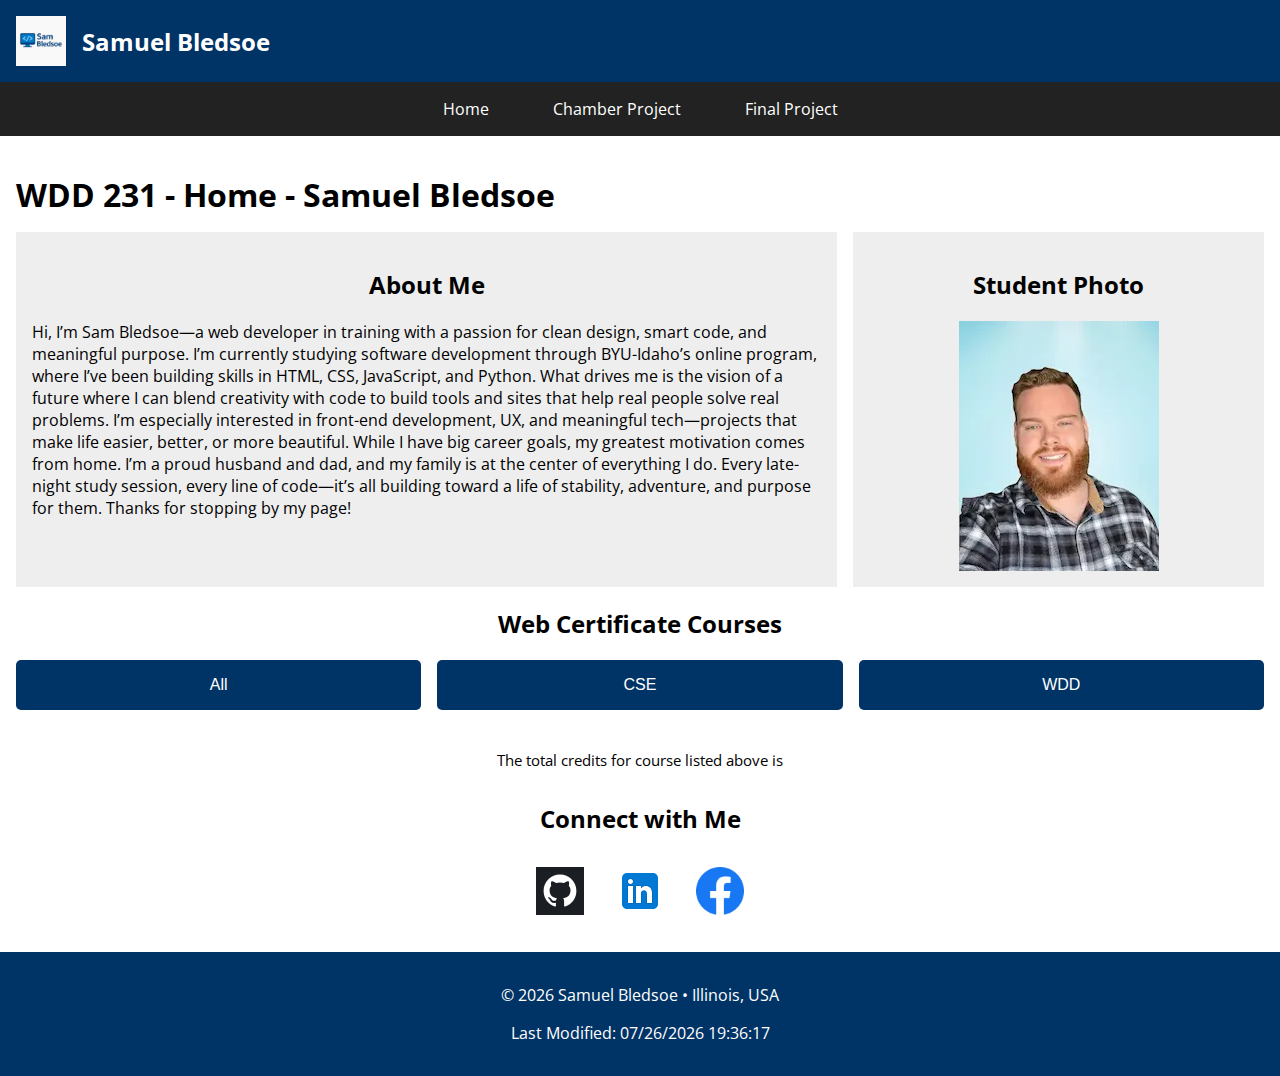
<file: index.html>
<!DOCTYPE html>
<html lang="en">
<head>
  <meta charset="UTF-8"/>
  <meta name="viewport" content="width=device-width, initial-scale=1.0" />
  <meta name="description" content="WDD 231 Course Home Page" />
  <meta name="author" content="Samuel Bledsoe" />
  <title>WDD 231 - Home - Samuel Bledsoe</title>
  <link rel="stylesheet" href="styles/small.css" />
  <link rel="stylesheet" href="styles/large.css" media="screen and (min-width: 640px)" />
  <link rel="preconnect" href="https://fonts.googleapis.com">
  <link rel="preconnect" href="https://fonts.gstatic.com" crossorigin>
  <link href="https://fonts.googleapis.com/css2?family=Open+Sans&display=swap" rel="stylesheet">
  <script src="scripts/date.js" defer></script>
  <script src="scripts/navigation.js" defer></script>
  <script src="scripts/course.js" defer></script>
</head>
<body>
  <header>
    <div class="branding">
      <img src="images/logo.webp" alt="Sam Bledsoe Logo" />
      <span class="site-name">Samuel Bledsoe</span>
    </div>
    <button id="menuBtn" aria-label="Open Navigation Menu">☰</button>
  </header>


  <nav id="navMenu">
    <ul>
      <li><a href="index.html">Home</a></li>
      <li><a href="#">Chamber Project</a></li>
      <li><a href="#">Final Project</a></li>
    </ul>
  </nav>

  <main>
    <h1>WDD 231 - Home - Samuel Bledsoe</h1>

    <div class="intro-grid">
      <section class="about">
        <h2>About Me</h2>
        <p>
          Hi, I’m Sam Bledsoe—a web developer in training with a passion for clean design, smart code, and meaningful purpose. I’m currently studying software development through BYU-Idaho’s online program, where I’ve been building skills in HTML, CSS, JavaScript, and Python.

          What drives me is the vision of a future where I can blend creativity with code to build tools and sites that help real people solve real problems. I’m especially interested in front-end development, UX, and meaningful tech—projects that make life easier, better, or more beautiful.

          While I have big career goals, my greatest motivation comes from home. I’m a proud husband and dad, and my family is at the center of everything I do. Every late-night study session, every line of code—it’s all building toward a life of stability, adventure, and purpose for them.

          Thanks for stopping by my page!
        </p>
      </section>

      <section class="photo">
        <h2>Student Photo</h2>
        <img src="images/student.webp" alt="Samuel Bledsoe" />
      </section>
    </div>

    <section class="courses">
      <h2>Web Certificate Courses</h2>
      <div class="buttons">
        <button id="allBtn">All</button>
        <button id="cseBtn">CSE</button>
        <button id="wddBtn">WDD</button>
      </div>

      <div id="course-cards"></div>
      <p class="credits">The total credits for course listed above is <span id="credit-total"></span></p>

      <section class="social-section">
        <h2>Connect with Me</h2>
        <div class="socials">
          <a href="https://github.com/samuelbledsoe" target="_blank">
            <img src="images/github.svg" alt="GitHub Logo" />
          </a>
          <a href="https://linkedin.com/in/samuelbledsoe" target="_blank">
            <img src="images/linkedin.svg" alt="LinkedIn" />
          </a>
          <a href="https://www.facebook.com/samuel.bledsoe.33" target="_blank">
            <img src="images/facebook.png" alt="Facebook icon" />
          </a>
        </div>
      </section>
    </section>

  </main>

  <footer>
    <p>&copy; <span id="year"></span> Samuel Bledsoe • Illinois, USA</p>
    <p id="lastModified"></p>
  </footer>
</body>
</html>
</file>
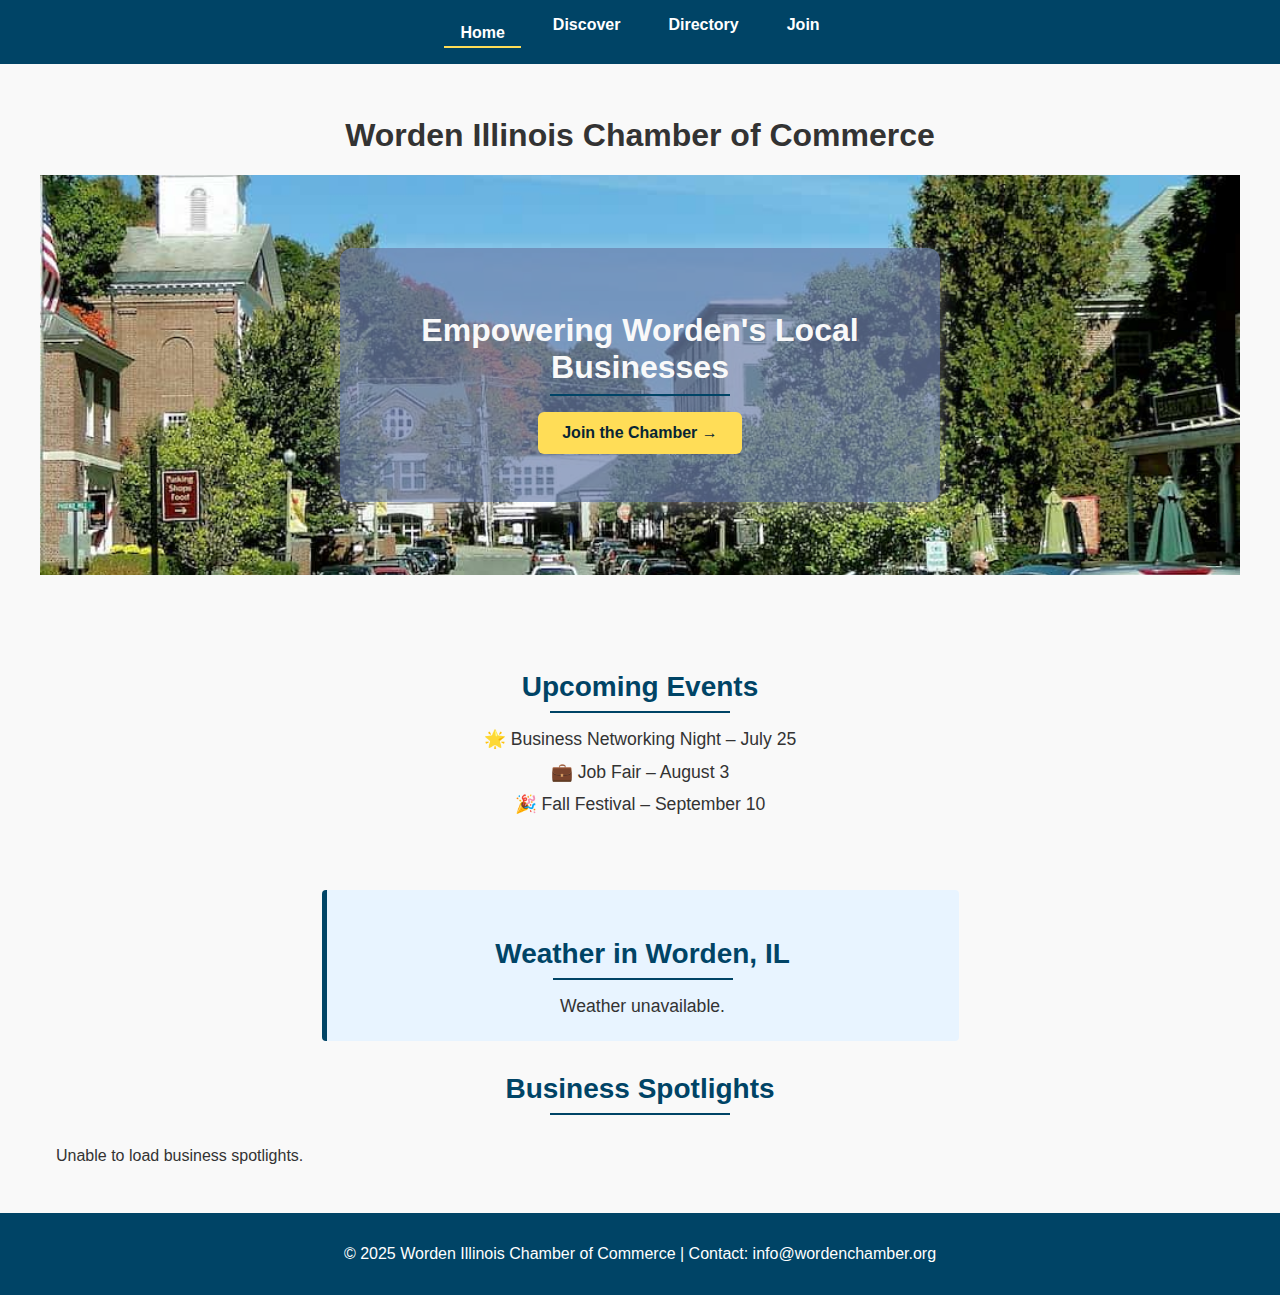
<file: chamber/index.html>
<!DOCTYPE html>
<html lang="en">

<head>
  <meta charset="UTF-8">
  <meta name="viewport" content="width=device-width, initial-scale=1.0">
  <meta name="description" content="Home page of the Worden Illinois Chamber of Commerce. Discover upcoming events, business spotlights, weather, and how to join.">
  <meta name="author" content="Samuel Bledsoe">

  <!-- Open Graph / Facebook Meta Tags -->
  <meta property="og:title" content="Worden IL Chamber of Commerce - Home">
  <meta property="og:description" content="The official home of the Worden Illinois Chamber of Commerce. Learn about our members, join the chamber, and stay updated on local events.">
  <meta property="og:type" content="website">
  <meta property="og:image" content="images/social-preview.jpg">
  <meta property="og:url" content="https://samuelbledsoe.github.io/wdd231/chamber/index.html">

  <title>Worden Illinois Chamber of Commerce | Home</title>
  <link rel="icon" href="images/favicon.ico.png" type="image/x-icon">
  <link rel="stylesheet" href="styles/normalize.css">
  <link rel="stylesheet" href="styles/styles.css">
  <link rel="preconnect" href="https://fonts.googleapis.com">
  <link rel="preconnect" href="https://fonts.gstatic.com" crossorigin>
  <script src="scripts/home.js" type="module"></script>
</head>


<body>
  <header>
    <button id="menuBtn" aria-label="Toggle Navigation">☰</button>
    <nav id="navMenu">
      <ul>
        <li><a href="index.html" class="active">Home</a></li>
        <li><a href="discover.html">Discover</a></li>
        <li><a href="directory.html">Directory</a></li>
        <li><a href="join.html">Join</a></li>
      </ul>
    </nav>

  </header>

  <main>
    <h1>Worden Illinois Chamber of Commerce</h1>

    <!-- Hero Section -->
    <section class="hero">
      <img src="images/hero.jpg" alt="Welcome to the Chamber" loading="lazy">
      <div class="hero-text">
        <h2>Empowering Worden's Local Businesses</h2>
        <p><a href="#">Join the Chamber →</a></p>
      </div>
    </section>

    <!-- Events Section -->
    <section class="events">
      <h2>Upcoming Events</h2>
      <ul>
        <li>🌟 Business Networking Night – July 25</li>
        <li>💼 Job Fair – August 3</li>
        <li>🎉 Fall Festival – September 10</li>
      </ul>
    </section>

    <!-- Weather Section -->
    <section class="weather">
      <h2>Weather in Worden, IL</h2>
      <div id="weather-current"></div>
      <div id="weather-forecast"></div>
    </section>

    <!-- Spotlights Section -->
    <section class="spotlights">
      <h2>Business Spotlights</h2>
      <div id="spotlight-cards" class="spotlight-grid"></div>
    </section>
  </main>

  <footer>
    <p>&copy; 2025 Worden Illinois Chamber of Commerce | Contact: info@wordenchamber.org</p>
  </footer>
</body>
</html>
</file>
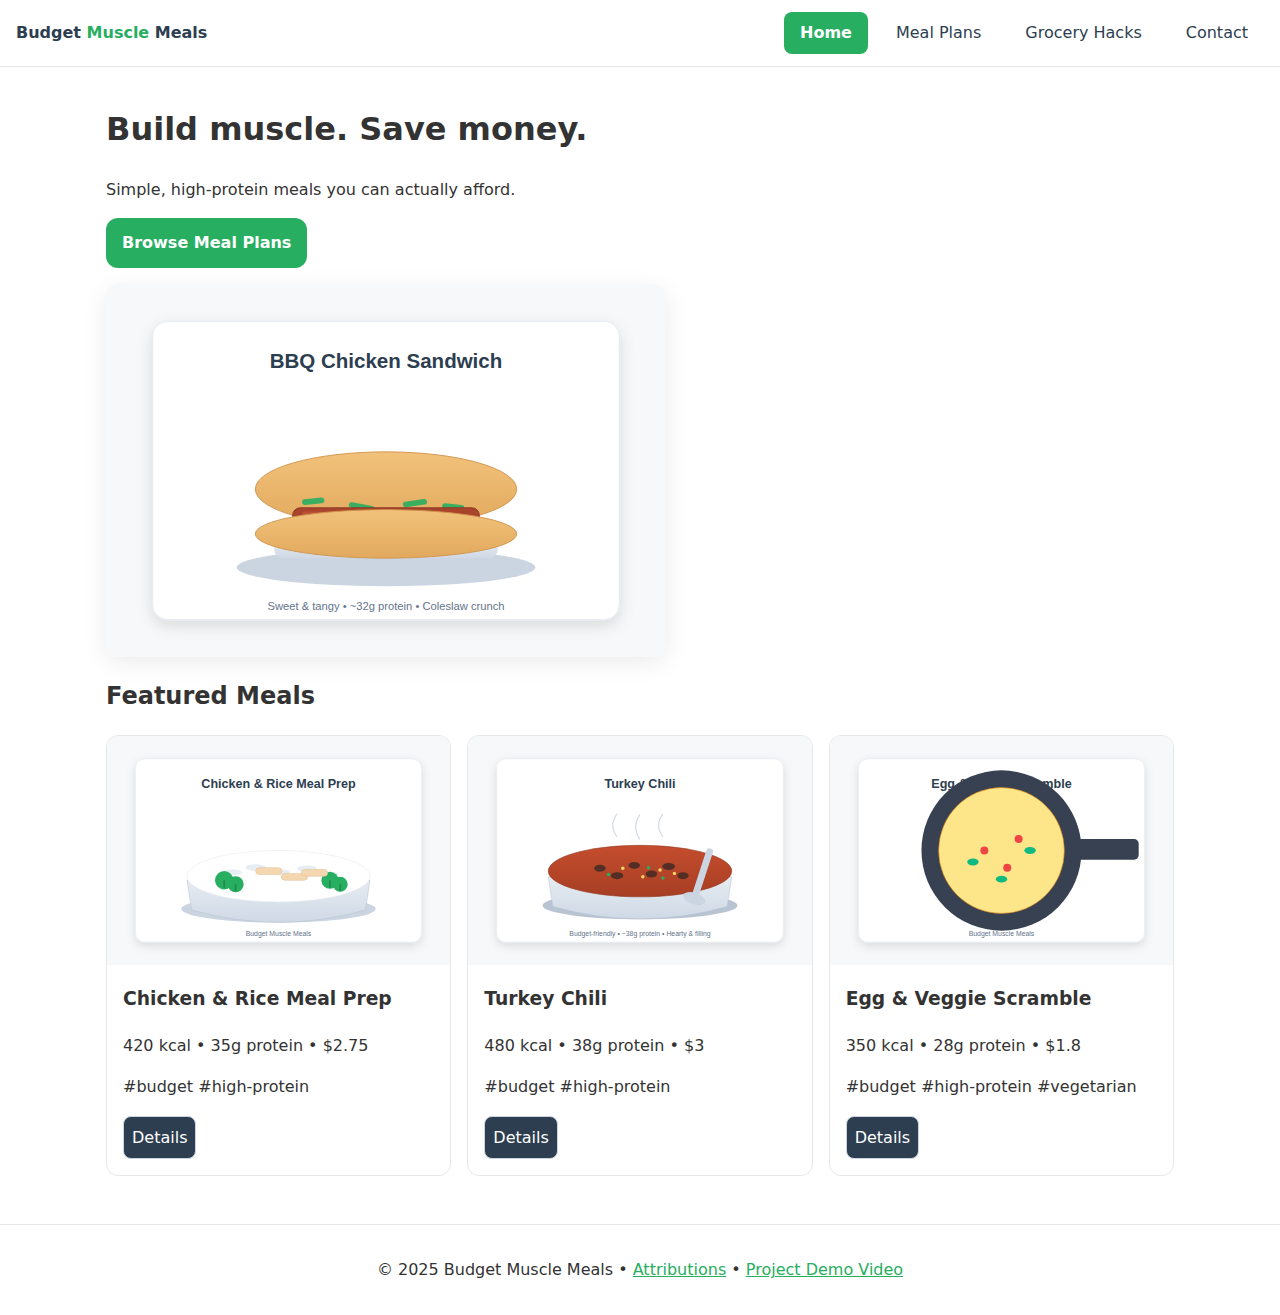
<file: finalproject/index.html>
<!DOCTYPE html>
<html lang="en">
<head>
  <title>Budget Muscle Meals | High-Protein on a Budget</title>
  <meta name="description" content="Affordable, high-protein meal plans and grocery tips to build muscle without breaking the bank.">
  <meta charset="UTF-8">
  <meta name="viewport" content="width=device-width, initial-scale=1">
  <meta name="author" content="Samuel Bledsoe">
  <link rel="icon" href="images/favicon.svg" type="image/svg+xml">
  <meta property="og:type" content="website">
  <meta property="og:image" content="images/og.png">
  <meta property="og:site_name" content="Budget Muscle Meals">
  <link rel="preload" href="styles/css.css" as="style">
  <link rel="stylesheet" href="styles/css.css">
</head>
<body>
<header class="site-header">
  <a class="brand" href="index.html">Budget <span>Muscle</span> Meals</a>
  <button id="nav-toggle" aria-label="Menu" aria-expanded="false" aria-controls="site-nav">
    <svg width="24" height="24" viewBox="0 0 24 24" aria-hidden="true">
      <path d="M3 6h18M3 12h18M3 18h18"
            stroke="currentColor" stroke-width="2" stroke-linecap="round"/>
    </svg>
  </button>

  <nav id="site-nav" class="nav" hidden>
    <a href="index.html" class="active">Home</a>
    <a href="meals.html">Meal Plans</a>
    <a href="hacks.html">Grocery Hacks</a>
    <a href="contact.html">Contact</a>
  </nav>
</header>

<main>
  <section class="hero">
    <div class="hero-content">
      <h1>Build muscle. Save money.</h1>
      <p>Simple, high-protein meals you can actually afford.</p>
      <a class="cta" href="meals.html">Browse Meal Plans</a>
    </div>
    <img src="images/bbq_chicken_sandwich.svg" alt="Sample meal" loading="lazy">
  </section>

  <section class="featured">
    <h2>Featured Meals</h2>
    <div id="featured-grid" class="grid"></div>
  </section>

  <div id="modal" role="dialog" aria-modal="true" aria-labelledby="modal-title" hidden>
    <div class="modal-content" tabindex="-1">
      <button id="modal-close" aria-label="Close modal">×</button>
      <h3 id="modal-title"></h3>
      <img id="modal-image" alt="" loading="lazy">
      <div class="modal-body">
        <p>
          <strong>Calories:</strong> <span id="m-cal"></span> • 
          <strong>Protein:</strong> <span id="m-pro"></span>g • 
          <strong>Cost:</strong> $<span id="m-cost"></span>
        </p>
        <h4>Ingredients</h4>
        <ul id="m-ingredients"></ul>
        <h4>Steps</h4>
        <ol id="m-steps"></ol>
      </div>
    </div>
  </div>
</main>

<footer class="site-footer">
  <p>&copy; 2025 Budget Muscle Meals • <a href="attributions.html">Attributions</a> • <a href="https://www.youtube.com/watch?v=Oyy6BmG9-LU" id="video-link">Project Demo Video</a></p>
</footer>

<script type="module" src="scripts/index.js"></script>
</body>
</html>
</file>
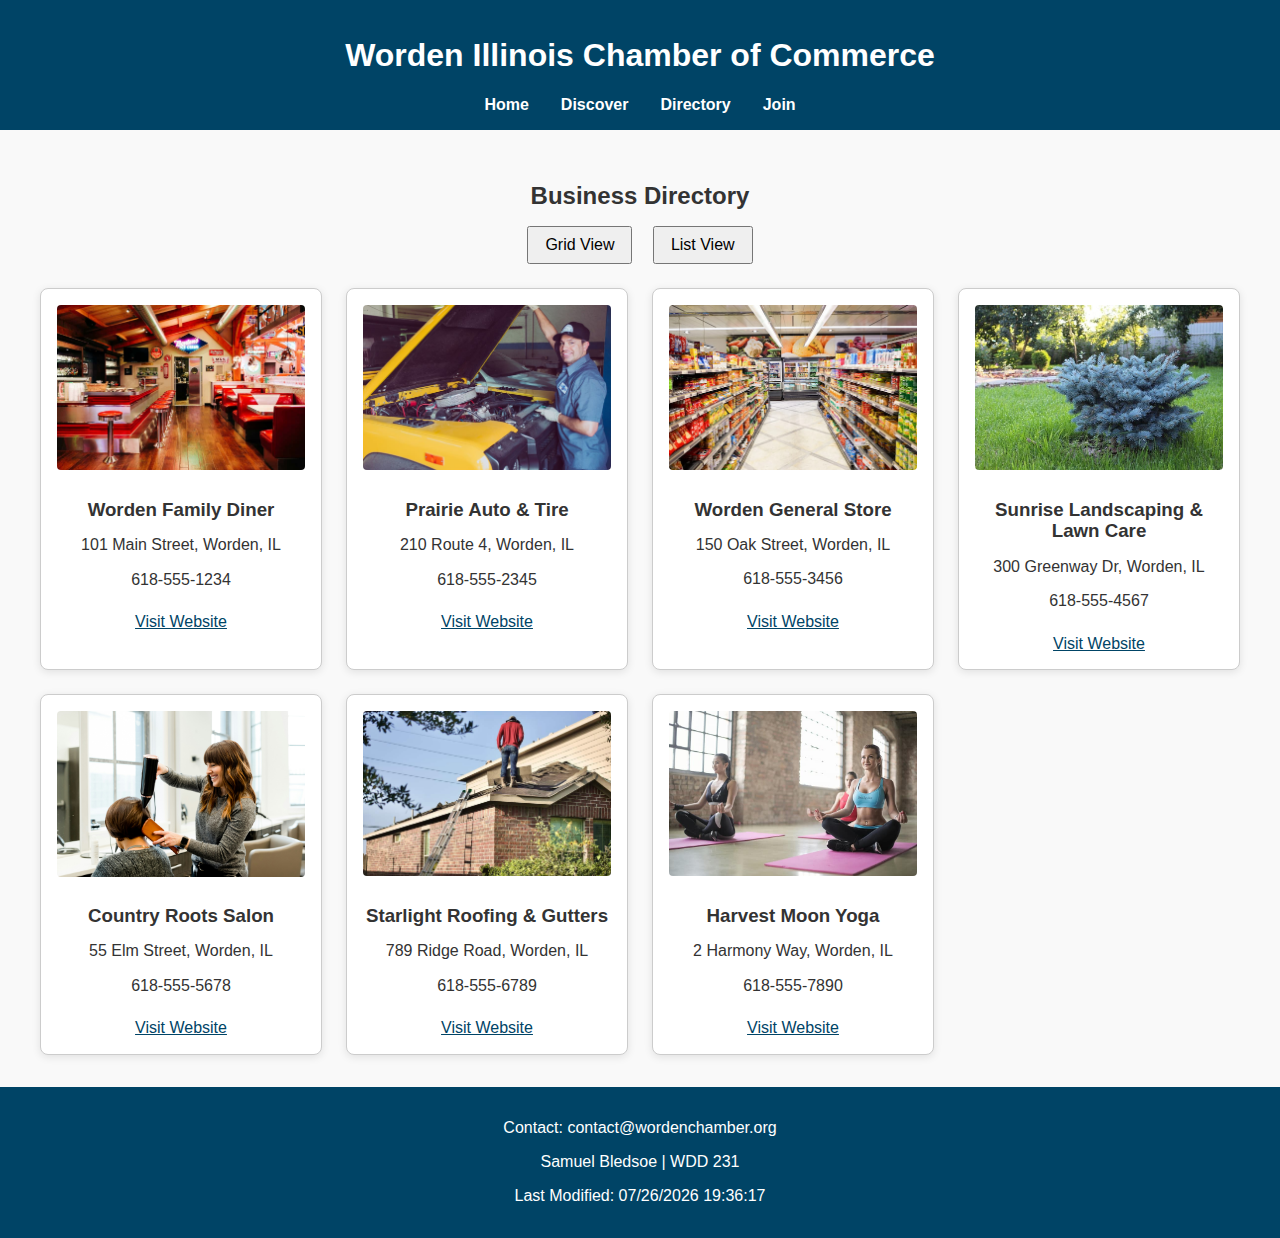
<file: chamber/directory.html>
<!DOCTYPE html>
<html lang="en">
<head>
  <meta charset="UTF-8" />
  <meta name="viewport" content="width=device-width, initial-scale=1.0" />
  <meta name="description" content="Worden Illinois Chamber of Commerce Directory Page" />
  <meta name="author" content="Samuel Bledsoe" />

  <!-- Open Graph / Facebook Meta Tags -->
  <meta property="og:title" content="Worden IL Chamber of Commerce Directory" />
  <meta property="og:description" content="Directory of local businesses and organizations in Worden, Illinois." />
  <meta property="og:image" content="images/social-preview.jpg" />
  <meta property="og:url" content="https://your-github-username.github.io/wdd231/chamber/directory.html" />

  <title>Worden Chamber Directory</title>
  <link rel="icon" href="images/favicon.ico" type="image/x-icon" />
  <link rel="stylesheet" href="css/normalize.css" />
  <link rel="stylesheet" href="css/styles.css" />
</head>
<body>
  <header>
    <h1>Worden Illinois Chamber of Commerce</h1>
    <nav>
      <ul>
        <li><a href="index.html">Home</a></li>
        <li><a href="discover.html">Discover</a></li>
        <li><a href="directory.html">Directory</a></li>
        <li><a href="join.html">Join</a></li>
      </ul>
    </nav>
  </header>

  <main>
    <h2>Business Directory</h2>
    <div class="view-toggle">
      <button id="grid">Grid View</button>
      <button id="list">List View</button>
    </div>
    <div id="directory" class="grid-view"></div>
  </main>

  <footer>
    <p>Contact: contact@wordenchamber.org</p>
    <p>Samuel Bledsoe | WDD 231</p>
    <p id="lastModified"></p>
  </footer>

  <script src="js/directory.js"></script>
  <script>
    document.getElementById("lastModified").textContent =
      "Last Modified: " + document.lastModified;
  </script>
</body>
</html>
</file>
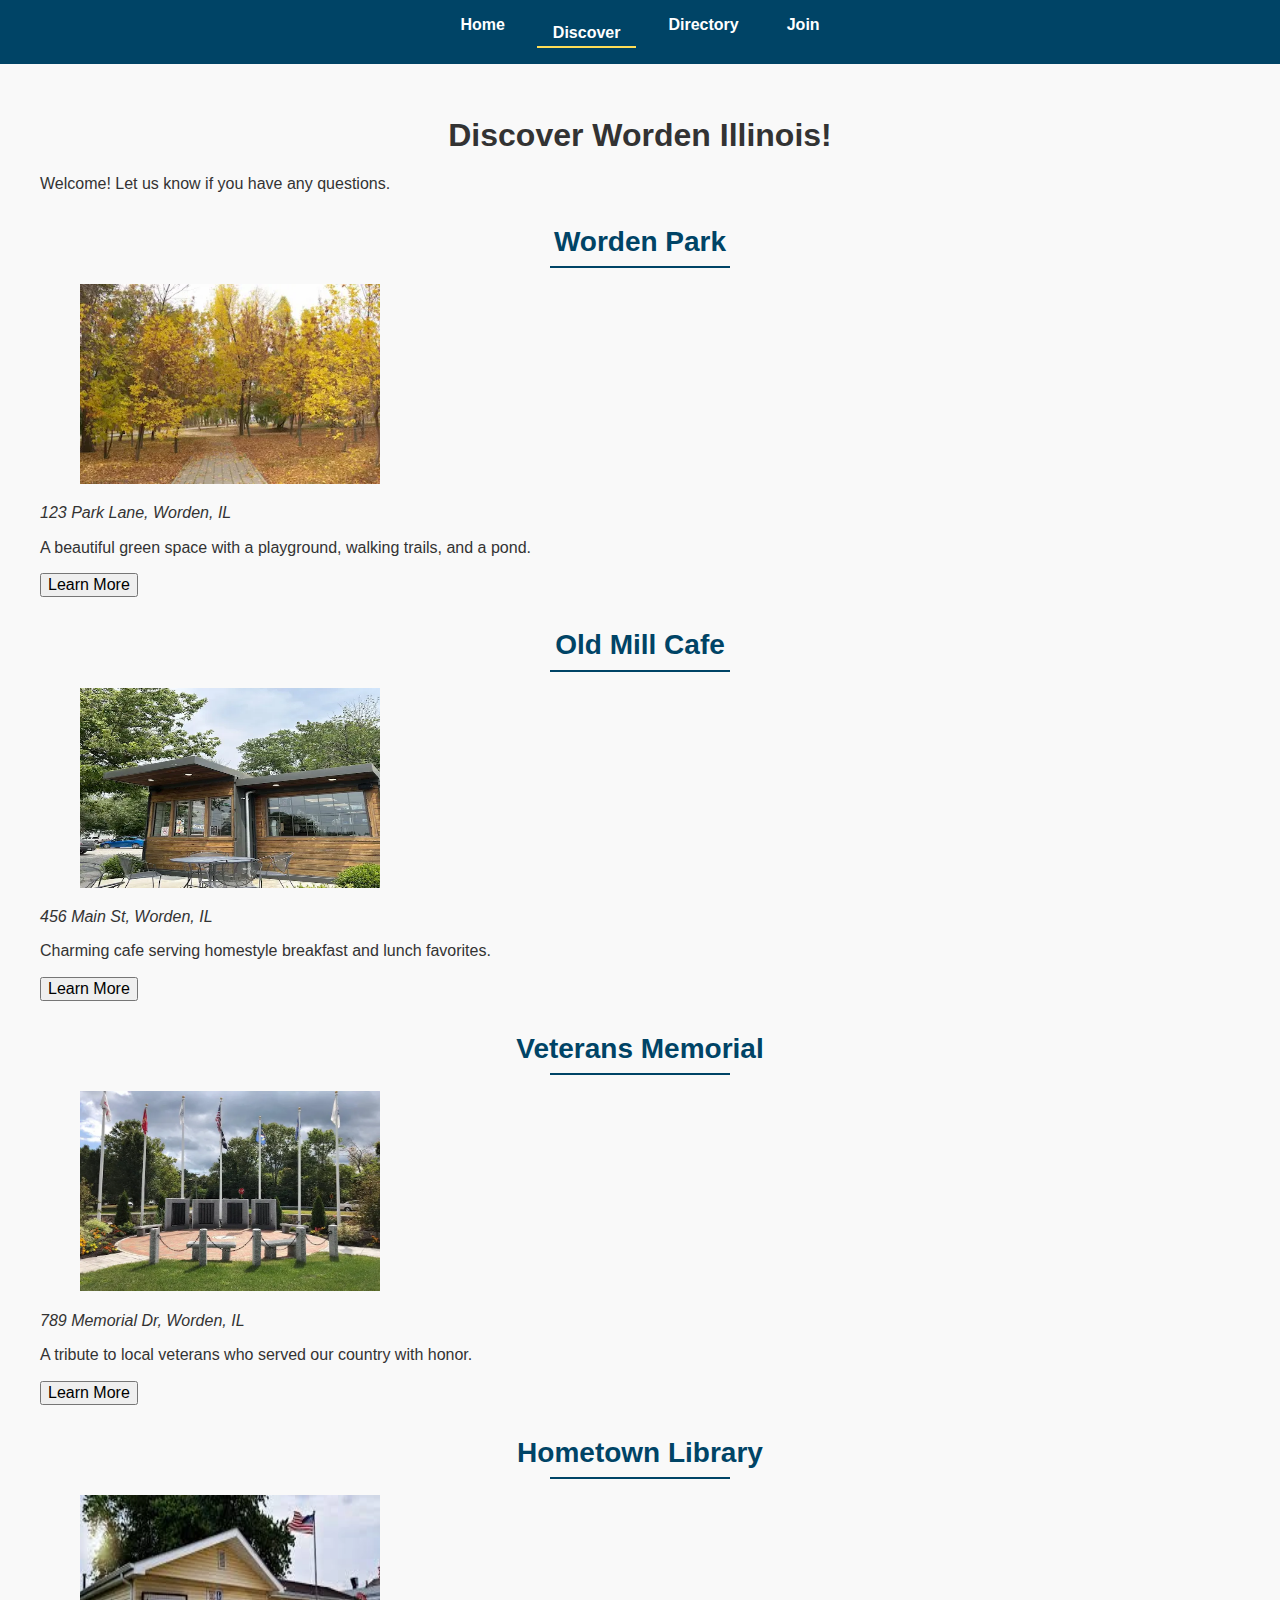
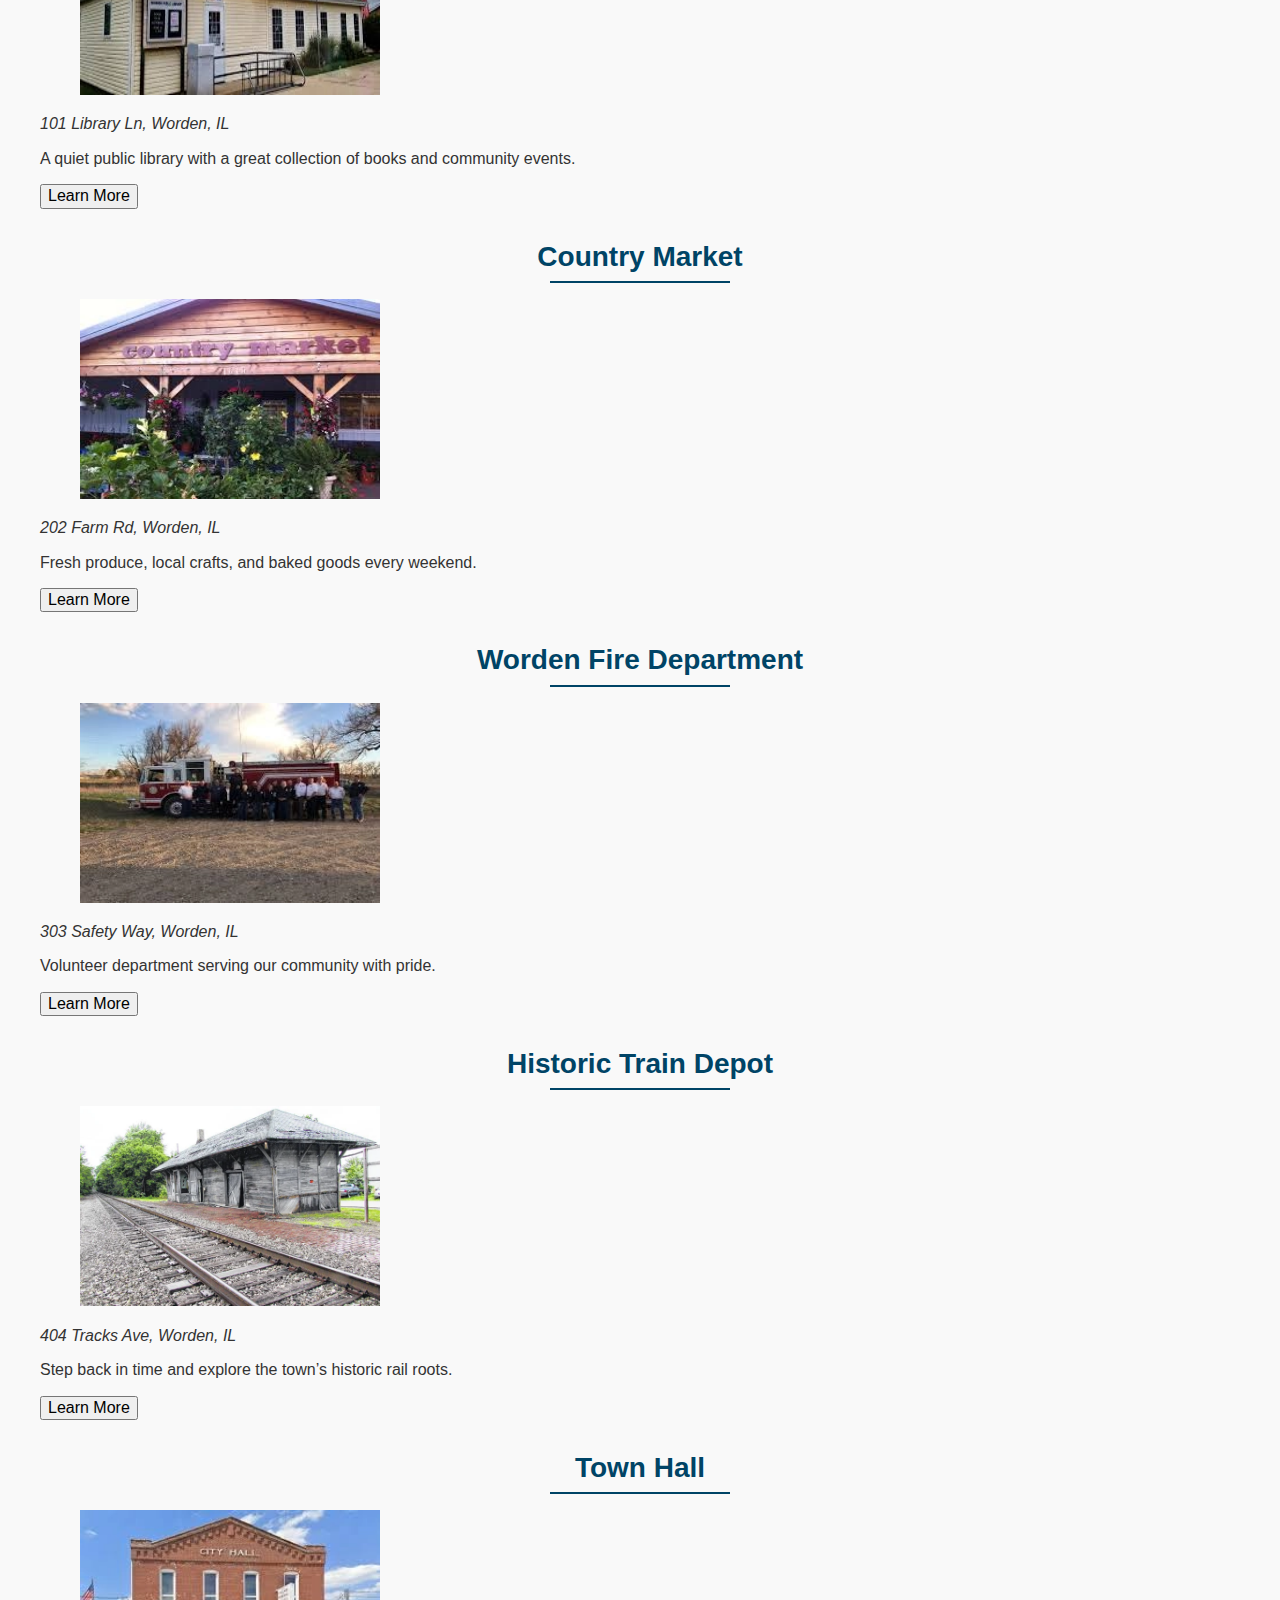
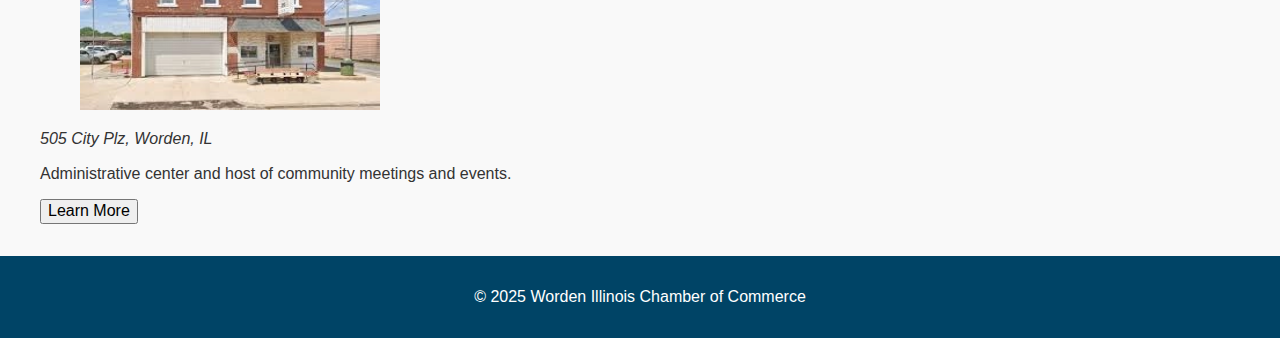
<file: chamber/discover.html>
<!DOCTYPE html>
<html lang="en">
<head>
  <meta charset="UTF-8">
  <meta name="viewport" content="width=device-width, initial-scale=1.0">
  <meta name="description" content="Discover page for the Worden Illinois Chamber of Commerce. Look at the different places and attractions you can find in Worden Illinois.">
  <meta name="author" content="Samuel Bledsoe">
  

  <title>Worden Chamber of Commerce Discovery Page</title>
  <link rel="icon" href="images/favicon.ico" type="image/x-icon">
  <link rel="stylesheet" href="styles/normalize.css">
  <link rel="stylesheet" href="styles/styles.css">
  <link rel="preconnect" href="https://fonts.googleapis.com">
  <link rel="preconnect" href="https://fonts.googleapis.com">
  <link rel="preconnect" href="https://fonts.gstatic.com" crossorigin>
  <link href="https://fonts.googleapis.com/css2?family=Open+Sans&family=Roboto&display=swap" rel="stylesheet">

  <!-- Open Graph / Facebook Meta Tags -->
  <meta property="og:title" content="Worden IL Chamber of Commerce - Join">
  <meta property="og:description" content="Come discover Worden Illinois! Learn about our small town and our different attractions.">
  <meta property="og:type" content="website">
  <meta property="og:image" content="images/social-preview.jpg">
  <meta property="og:url" content="https://samuelbledsoe.github.io/wdd231/chamber/index.html">

</head>

<body>
  <header>
    <button id="menuBtn" aria-label="Menu">&#9776;</button>
    <nav id="navMenu">
      <ul>
        <li><a href="index.html">Home</a></li>
        <li><a href="discover.html" class="active">Discover</a></li>
        <li><a href="directory.html">Directory</a></li>
        <li><a href="join.html">Join</a></li>
      </ul>
    </nav>
  </header>

  <main class="discover-grid">
    <h1 class="page-title">Discover Worden Illinois!</h1>
    <aside class="visitor-message" id="visitor-message"></aside>
    <section class="gallery" id="gallery"></section>
  </main>

  <footer>
    <p>&copy; 2025 Worden Illinois Chamber of Commerce</p>
  </footer>

  <script src="scripts/nav.js" defer></script>
  <script src="scripts/discover.js" defer></script>

</body>
</html>
</file>
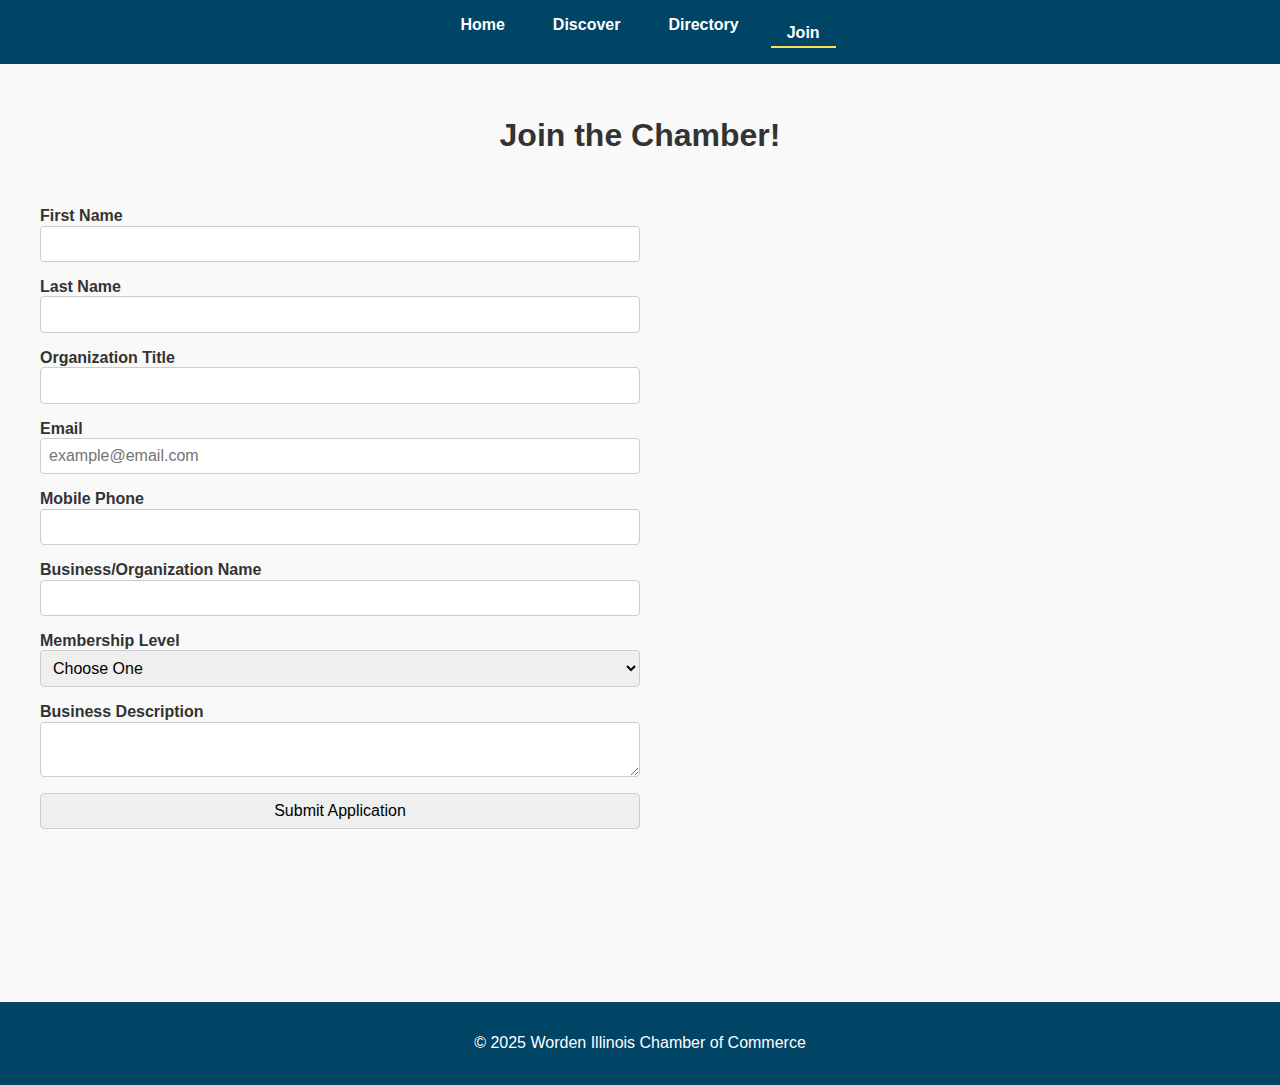
<file: chamber/join.html>
<!DOCTYPE html>
<html lang="en">
<head>
  <meta charset="UTF-8" />
  <meta name="viewport" content="width=device-width, initial-scale=1.0"/>
  <title>Join the Chamber | Worden Illinois Chamber of Commerce</title>
  <link rel="stylesheet" href="styles/normalize.css">
  <link rel="stylesheet" href="styles/styles.css">

  <!-- Open Graph / Facebook Meta Tags -->
  <meta property="og:title" content="Worden IL Chamber of Commerce - Join">
  <meta property="og:description" content="The official home of the Worden Illinois Chamber of Commerce. Learn about our members, join the chamber, and stay updated on local events.">
  <meta property="og:type" content="website">
  <meta property="og:image" content="images/social-preview.jpg">
  <meta property="og:url" content="https://samuelbledsoe.github.io/wdd231/chamber/index.html">

</head>
<body>
  <header>
    <button id="menuBtn" aria-label="Menu">&#9776;</button>
    <nav id="navMenu">
        <ul>
        <li><a href="index.html">Home</a></li>
        <li><a href="discover.html">Discover</a></li>
        <li><a href="directory.html">Directory</a></li>
        <li><a href="join.html" calss="active">Join</a></li>
        </ul>
    </nav>
  </header>

  <main class="form-layout">
    <h1>Join the Chamber!</h1>
    <form method="get" action="thankyou.html">
      <label>First Name
        <input type="text" name="fname" title="First Name" autocomplete="given-name" required>
      </label>

      <label>Last Name
        <input type="text" name="lname" title="Last Name" autocomplete="family-name" required>
      </label>

      <label>Organization Title
        <input type="text" name="orgtitle" title="Organization Title" autocomplete="organization-title" pattern="[A-Za-z\- ]{7,}">
      </label>

      <label>Email
        <input type="email" name="email" title="Email Address" autocomplete="email" placeholder="example@email.com" required>
      </label>

      <label>Mobile Phone
        <input type="tel" name="phone" title="Mobile Number" autocomplete="tel" required>
      </label>

      <label>Business/Organization Name
        <input type="text" name="orgname" title="Organization Name" autocomplete="organization" required>
      </label>

      <label>Membership Level
        <select name="membership" required>
          <option value="">Choose One</option>
          <option value="NP">NP Membership (Free)</option>
          <option value="Bronze">Bronze</option>
          <option value="Silver">Silver</option>
          <option value="Gold">Gold</option>
        </select>
      </label>

      <label>Business Description
        <textarea name="description" title="Business Description"></textarea>
      </label>

      <input type="hidden" name="timestamp" id="timestamp">

      <input type="submit" value="Submit Application">
    </form>

    <section class="memberships">
      <div class="card animate" id="np-card">
        <h3>NP Membership</h3>
        <a href="#" data-modal="np-modal">Learn More</a>
      </div>
      <div class="card animate" id="bronze-card">
        <h3>Bronze</h3>
        <a href="#" data-modal="bronze-modal">Learn More</a>
      </div>
      <div class="card animate" id="silver-card">
        <h3>Silver</h3>
        <a href="#" data-modal="silver-modal">Learn More</a>
      </div>
      <div class="card animate" id="gold-card">
        <h3>Gold</h3>
        <a href="#" data-modal="gold-modal">Learn More</a>
      </div>
    </section>
  </main>

  <!-- Modals -->
  <div class="modal" id="np-modal">
    <div class="modal-content">
      <span class="close" data-close>&times;</span>
      <h2>NP Membership</h2>
      <p>Free for non-profits. Includes networking and basic events access.</p>
    </div>
  </div>

  <div class="modal" id="bronze-modal">
    <div class="modal-content">
      <span class="close" data-close>&times;</span>
      <h2>Bronze Membership</h2>
      <p>Includes training sessions and member directory listing.</p>
    </div>
  </div>

  <div class="modal" id="silver-modal">
    <div class="modal-content">
      <span class="close" data-close>&times;</span>
      <h2>Silver Membership</h2>
      <p>Includes all Bronze benefits + homepage spotlight and event discounts.</p>
    </div>
  </div>

  <div class="modal" id="gold-modal">
    <div class="modal-content">
      <span class="close" data-close>&times;</span>
      <h2>Gold Membership</h2>
      <p>Includes all Silver benefits + banner advertising and VIP access.</p>
    </div>
  </div>

  <footer>
    <p>&copy; 2025 Worden Illinois Chamber of Commerce</p>
  </footer>

  <script defer src="scripts/join.js"></script>
  <script src="scripts/nav.js" defer></script>
  
</body>
</html>
</file>
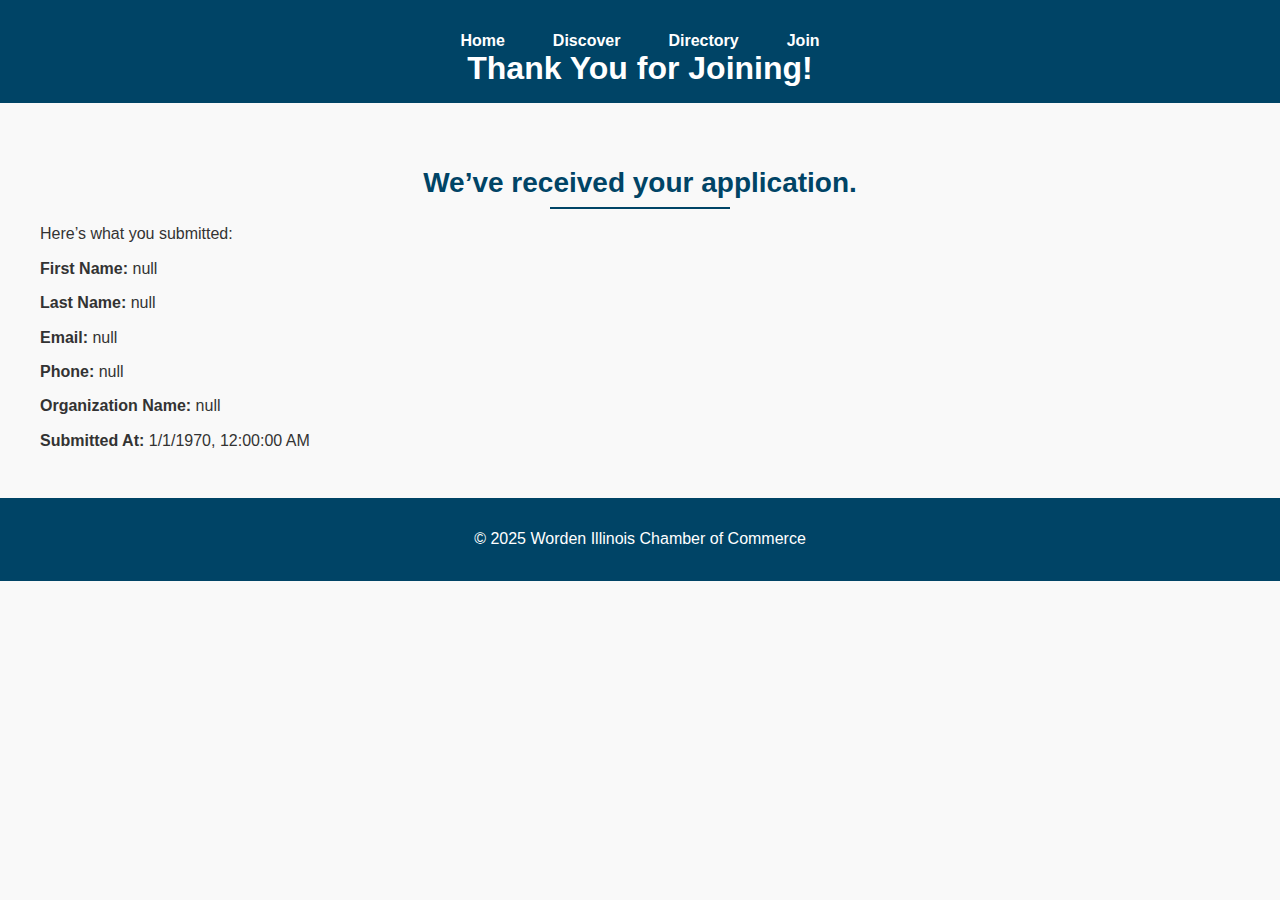
<file: chamber/thankyou.html>
<!DOCTYPE html>
<html lang="en">
<head>
  <meta charset="UTF-8">
  <meta name="viewport" content="width=device-width, initial-scale=1.0">
  <title>Thank You | Worden Chamber</title>
  <link rel="stylesheet" href="styles/normalize.css">
  <link rel="stylesheet" href="styles/styles.css">
  <script defer src="scripts/thankyou.js"></script>
</head>
<body>
  <header>
    <button id="menuBtn" aria-label="Menu">&#9776;</button>
    <nav>
        <ul id="navLinks">
        <li><a href="index.html">Home</a></li>
        <li><a href="discover.html">Discover</a></li>
        <li><a href="directory.html">Directory</a></li>
        <li><a href="join.html">Join</a></li>
        </ul>
    </nav>
    <h1>Thank You for Joining!</h1>
  </header>

  <main class="thankyou">
    <section>
      <h2>We’ve received your application.</h2>
      <p>Here’s what you submitted:</p>
      <div id="submitted-data"></div>
    </section>
  </main>

  <footer>
    <p>&copy; 2025 Worden Illinois Chamber of Commerce</p>
  </footer>
</body>
</html>
</file>
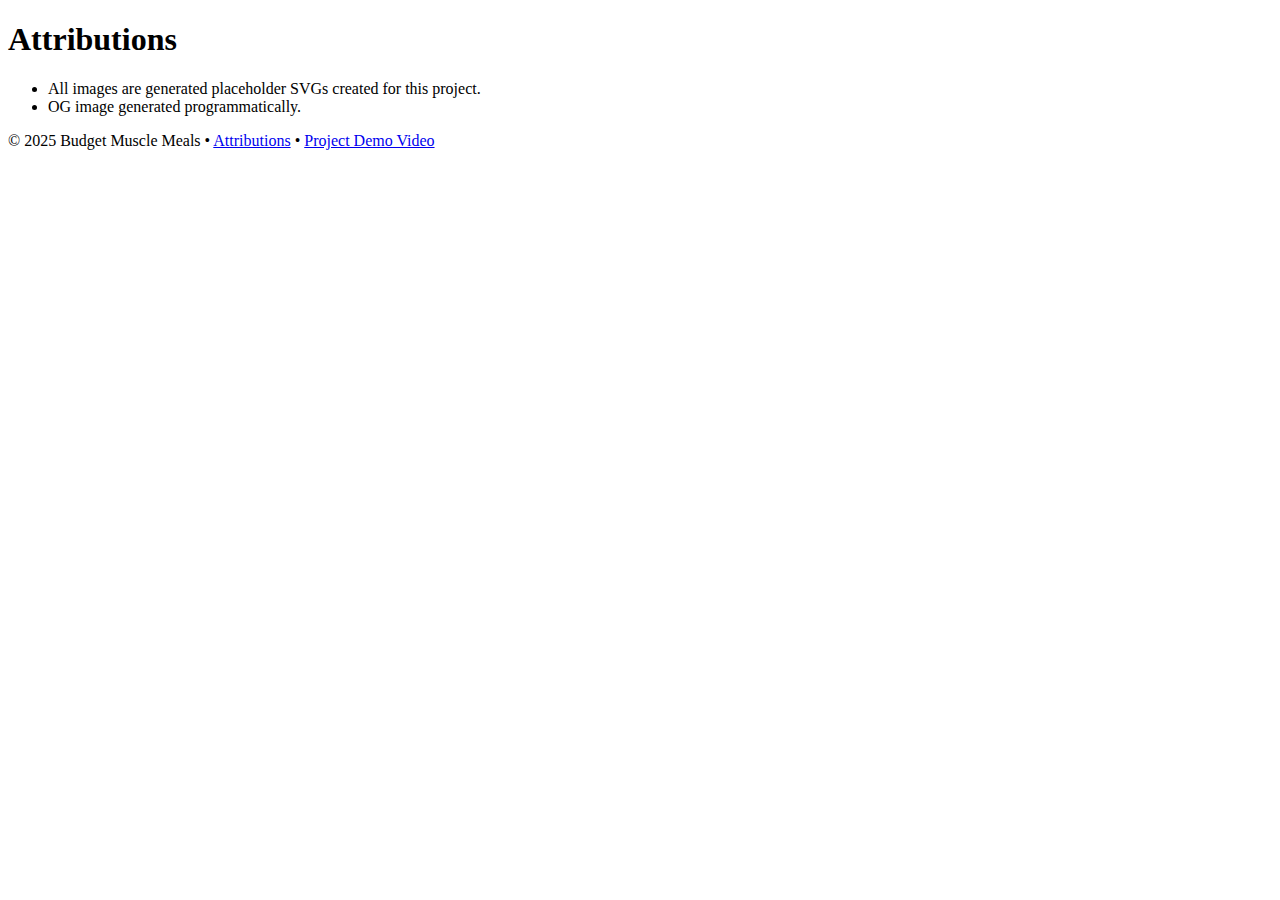
<file: finalproject/attributions.html>
<!DOCTYPE html>
<html lang="en">
<head>
  <meta charset="UTF-8">
  <title>Attributions</title>
</head>
<body>
  <h1>Attributions</h1>
  <ul>
    <li>All images are generated placeholder SVGs created for this project.</li>
    <li>OG image generated programmatically.</li>
  </ul>
</body>
<footer class="site-footer">
  <p>&copy; 2025 Budget Muscle Meals • <a href="attributions.html">Attributions</a> • <a href="#" id="video-link">Project Demo Video</a></p>
</footer>

<script type="module" src="scripts/main.js"></script>

</html>
</file>
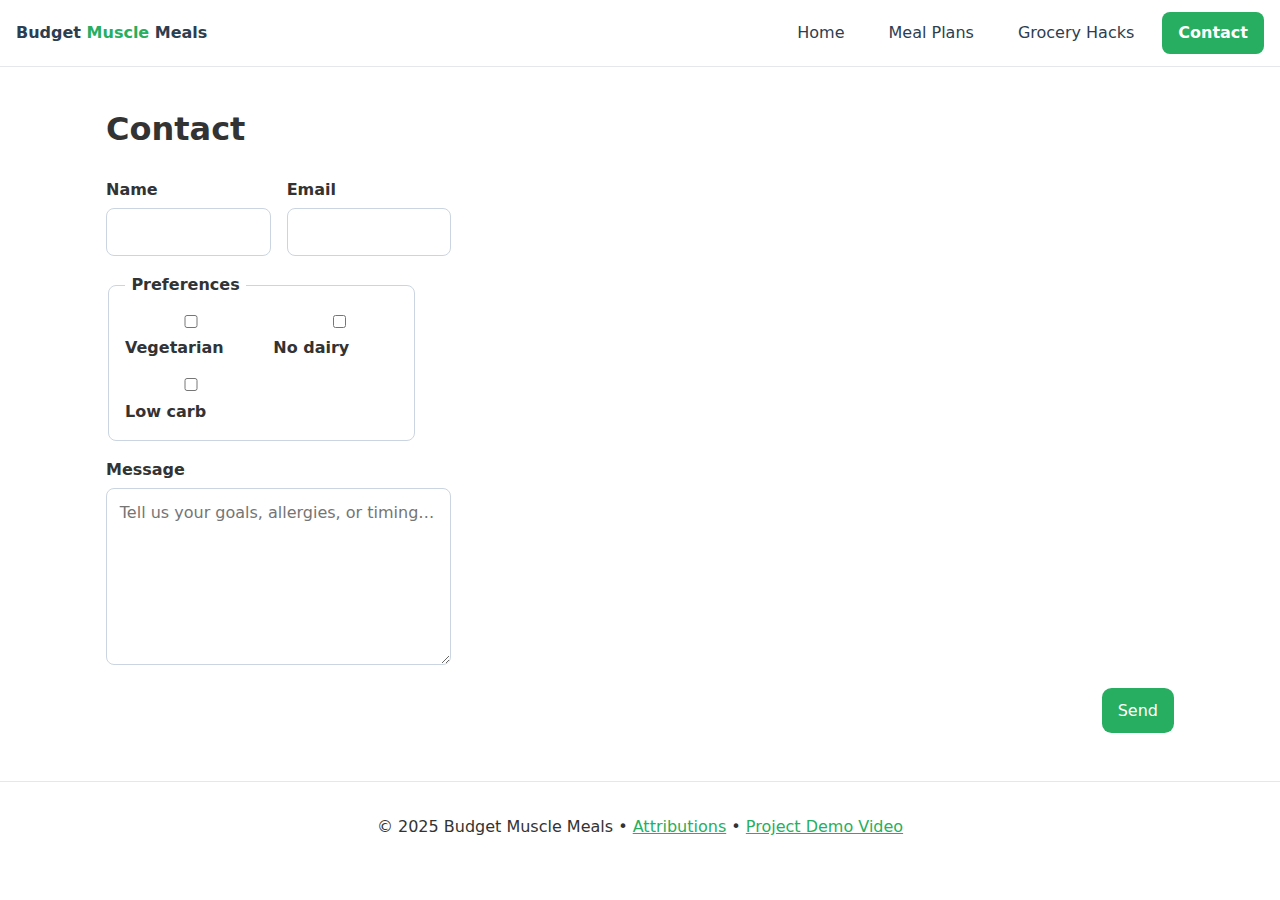
<file: finalproject/contact.html>
<!DOCTYPE html>
<html lang="en">
<head>
  <title>Contact | Budget Muscle Meals</title>
  <meta charset="UTF-8">
  <meta name="viewport" content="width=device-width, initial-scale=1">
  <meta name="description" content="Send feedback or request a custom meal plan.">
  <meta name="author" content="Samuel Bledsoe">
  <link rel="icon" href="images/favicon.svg" type="image/svg+xml">

  <!-- Social sharing -->
  <meta property="og:type" content="website">
  <meta property="og:image" content="images/og.png">
  <meta property="og:site_name" content="Budget Muscle Meals">
  <meta property="og:title" content="Contact | Budget Muscle Meals">
  <meta property="og:description" content="Send feedback or request a custom meal plan.">

  <!-- Styles (adjust path if your CSS lives elsewhere) -->
  <link rel="preload" href="styles/css.css" as="style">
  <link rel="stylesheet" href="styles/css.css">
</head>
<body>
  <header class="site-header">
    <a class="brand" href="index.html">Budget <span>Muscle</span> Meals</a>
    <button id="nav-toggle" aria-label="Menu" aria-expanded="false" aria-controls="site-nav">
    <svg width="24" height="24" viewBox="0 0 24 24" aria-hidden="true">
      <path d="M3 6h18M3 12h18M3 18h18"
            stroke="currentColor" stroke-width="2" stroke-linecap="round"/>
    </svg>
  </button>
    <nav id="site-nav" class="nav" hidden>
      <a href="index.html">Home</a>
      <a href="meals.html">Meal Plans</a>
      <a href="hacks.html">Grocery Hacks</a>
      <a href="contact.html" class="active">Contact</a>
    </nav>
  </header>

  <main>
  <h1>Contact</h1>

  <form id="contact-form" action="thanks.html" method="get">
    <!-- Name + Email row -->
    <div class="row">
      <div class="field">
        <label for="name">Name</label>
        <input id="name" name="name" type="text" required>
      </div>
      <div class="field">
        <label for="email">Email</label>
        <input id="email" name="email" type="email" required>
      </div>
    </div>

    <!-- Preferences box -->
    <fieldset class="prefs">
      <legend>Preferences</legend>
      <label><input type="checkbox" name="pref" value="vegetarian"> Vegetarian</label>
      <label><input type="checkbox" name="pref" value="no-dairy"> No dairy</label>
      <label><input type="checkbox" name="pref" value="low-carb"> Low carb</label>
    </fieldset>

    <!-- Message box -->
    <div class="field">
      <label for="message">Message</label>
      <textarea id="message" name="message" rows="6" placeholder="Tell us your goals, allergies, or timing…"></textarea>
    </div>

    <button type="submit">Send</button>
  </form>
</main>


  <footer class="site-footer">
    <p>&copy; 2025 Budget Muscle Meals • <a href="attributions.html">Attributions</a> • <a href="https://youtu.be/Oyy6BmG9-LU?si=mAz6ZgsXCiZT6CP7" id="video-link">Project Demo Video</a></p>
  </footer>

  <!-- Nav + wayfinding -->
  <script type="module" src="scripts/main.js"></script>
</body>
</html>
</file>
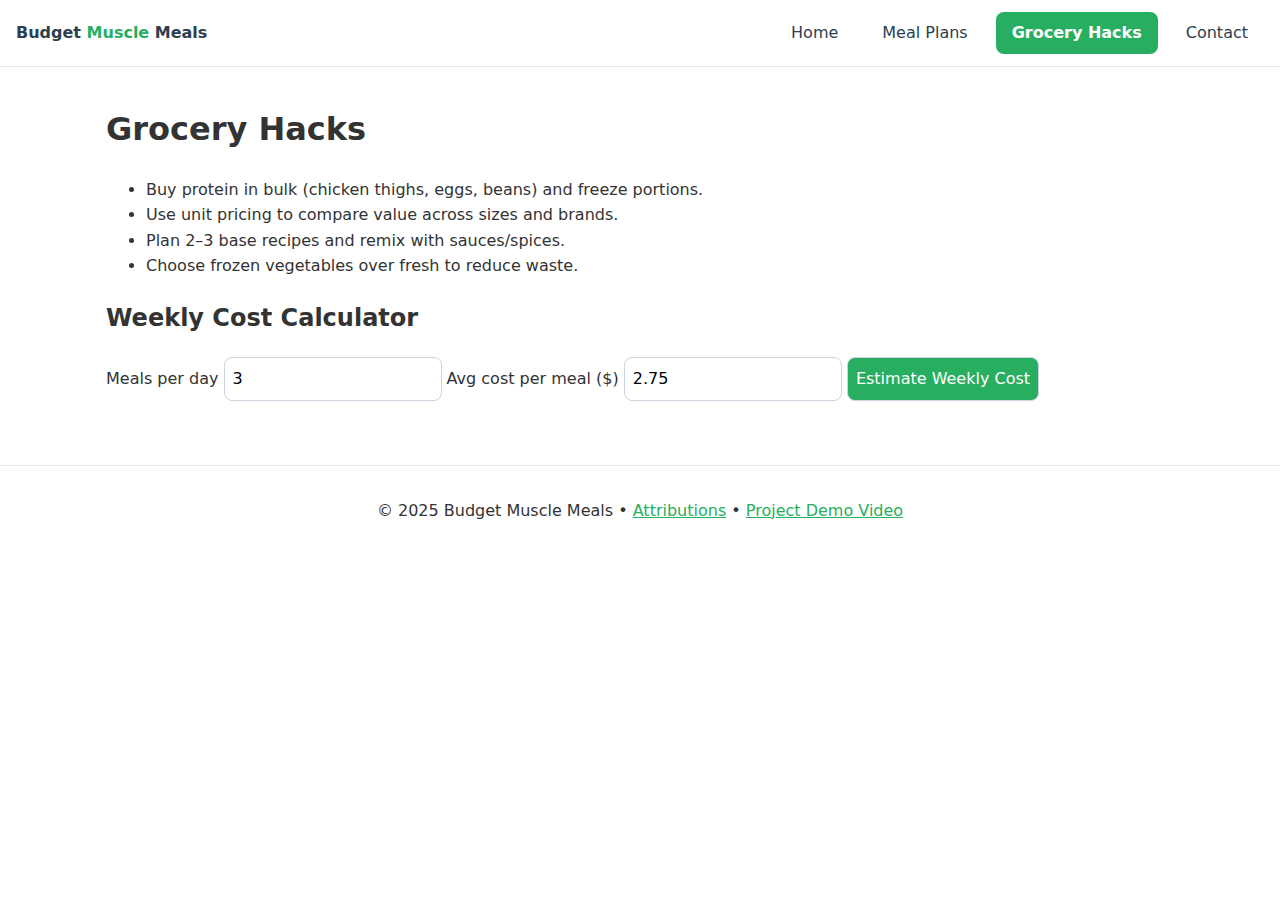
<file: finalproject/hacks.html>
<!DOCTYPE html>
<html lang="en">
<head>
  <title>Grocery Hacks | Budget Muscle Meals</title>
  <meta name="description" content="Money-saving grocery strategies for high-protein eating on a budget.">
  <meta charset="UTF-8">
  <meta name="viewport" content="width=device-width, initial-scale=1">
  <meta name="author" content="Samuel Bledsoe">
  <link rel="icon" href="images/favicon.svg" type="image/svg+xml">
  <meta property="og:type" content="website">
  <meta property="og:image" content="images/og.png">
  <meta property="og:site_name" content="Budget Muscle Meals">
  <link rel="preload" href="styles/css.css" as="style">
  <link rel="stylesheet" href="styles/css.css">
</head>
<body>
<header class="site-header">
  <a class="brand" href="index.html">Budget <span>Muscle</span> Meals</a>
  <button id="nav-toggle" aria-label="Menu" aria-expanded="false" aria-controls="site-nav">☰</button>
  <nav id="site-nav" class="nav" hidden>
    <a href="index.html">Home</a>
    <a href="meals.html">Meal Plans</a>
    <a href="hacks.html">Grocery Hacks</a>
    <a href="contact.html">Contact</a>
  </nav>
</header>

<main>
  <section class="content">
    <h1>Grocery Hacks</h1>
    <ul class="tips">
      <li>Buy protein in bulk (chicken thighs, eggs, beans) and freeze portions.</li>
      <li>Use unit pricing to compare value across sizes and brands.</li>
      <li>Plan 2–3 base recipes and remix with sauces/spices.</li>
      <li>Choose frozen vegetables over fresh to reduce waste.</li>
    </ul>
  </section>

  <section class="calc">
    <h2>Weekly Cost Calculator</h2>
    <form id="calc-form">
      <label>Meals per day <input type="number" id="meals-per-day" min="1" value="3" required></label>
      <label>Avg cost per meal ($) <input type="number" id="cost-per-meal" min="0" step="0.01" value="2.75" required></label>
      <button type="submit">Estimate Weekly Cost</button>
    </form>
    <p id="calc-result" aria-live="polite"></p>
  </section>
</main>

<footer class="site-footer">
  <p>&copy; 2025 Budget Muscle Meals • <a href="attributions.html">Attributions</a> • <a href="#" id="video-link">Project Demo Video</a></p>
</footer>

<script type="module" src="scripts/hacks.js"></script>
</body>
</html>
</file>
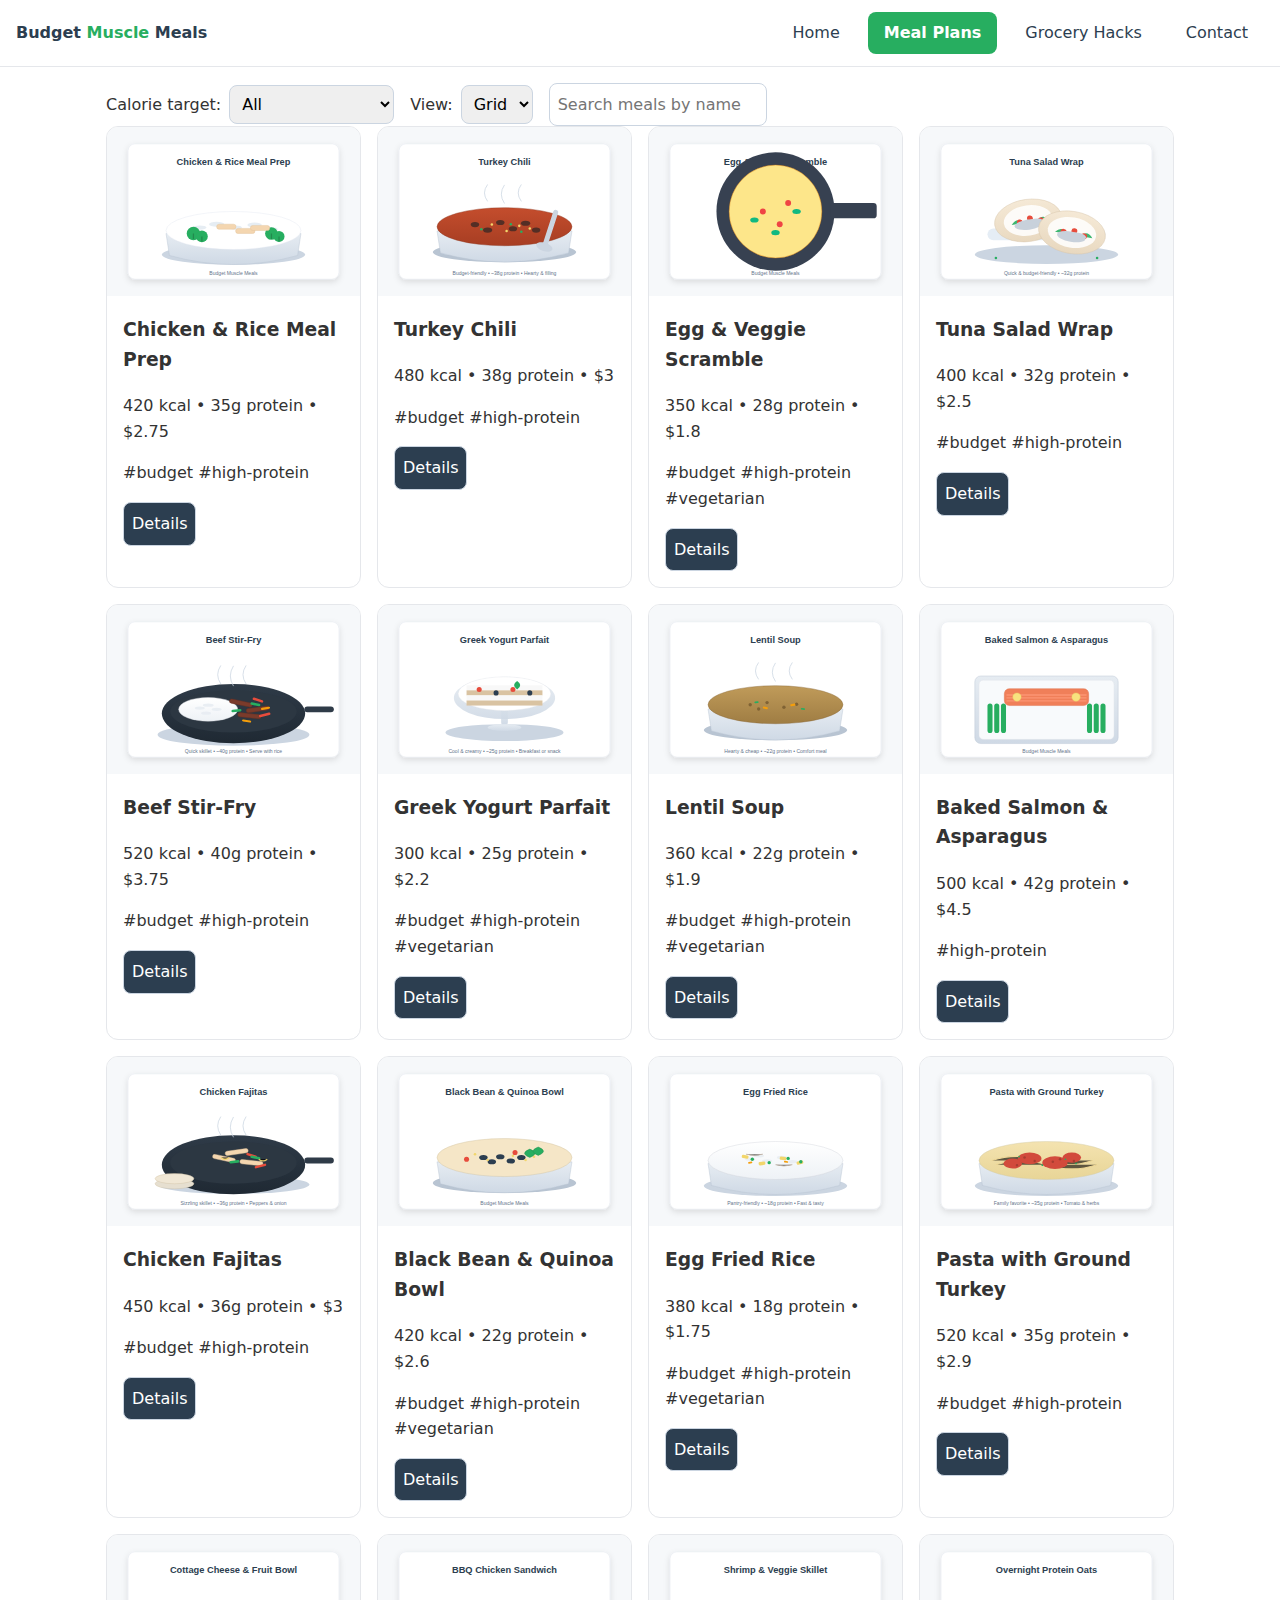
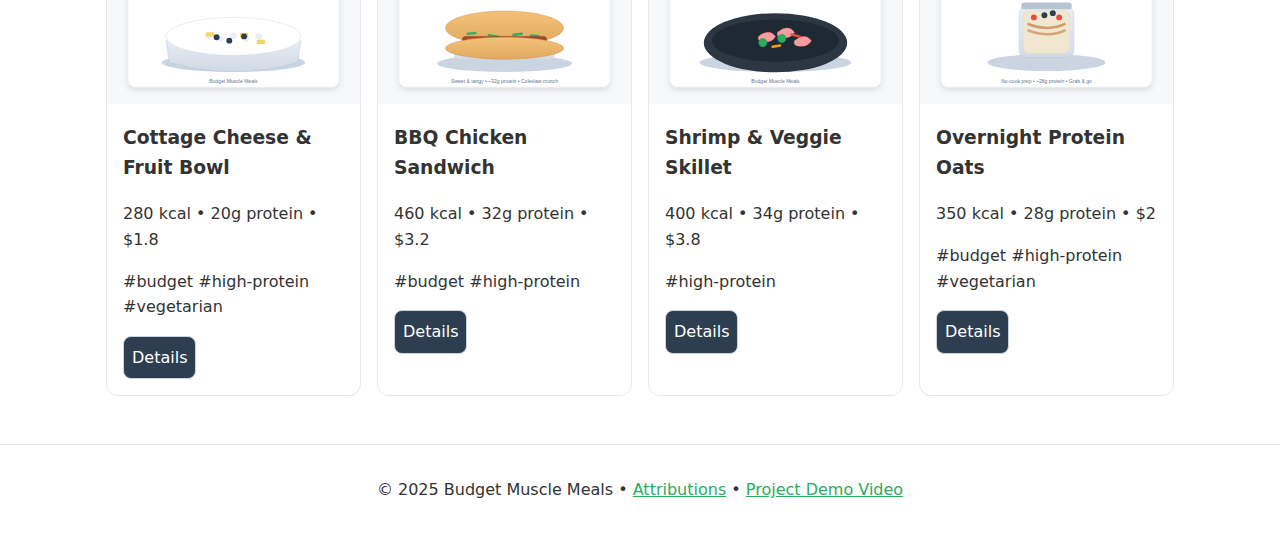
<file: finalproject/meals.html>
<!DOCTYPE html>
<html lang="en">
<head>
  <title>Meal Plans | Budget Muscle Meals</title>
  <meta name="description" content="Explore affordable meal ideas with calories, protein, cost, and ingredients.">
  <meta charset="UTF-8">
  <meta name="viewport" content="width=device-width, initial-scale=1">
  <meta name="author" content="Samuel Bledsoe">
  <link rel="icon" href="images/favicon.svg" type="image/svg+xml">
  <meta property="og:type" content="website">
  <meta property="og:image" content="images/og.png">
  <meta property="og:site_name" content="Budget Muscle Meals">
  <link rel="preload" href="styles/css.css" as="style">
  <link rel="stylesheet" href="styles/css.css">
</head>
<body>
<header class="site-header">
  <a class="brand" href="index.html">Budget <span>Muscle</span> Meals</a>
  <button id="nav-toggle" aria-label="Menu" aria-expanded="false" aria-controls="site-nav">☰</button>
  <nav id="site-nav" class="nav" hidden>
    <a href="index.html">Home</a>
    <a href="meals.html">Meal Plans</a>
    <a href="hacks.html">Grocery Hacks</a>
    <a href="contact.html">Contact</a>
  </nav>
</header>

<main>
  <section class="controls">
    <label>Calorie target:
      <select id="calorie-filter">
        <option value="all">All</option>
        <option value="1800">~1800 kcal/day</option>
        <option value="2200">~2200 kcal/day</option>
        <option value="2500">~2500 kcal/day</option>
      </select>
    </label>
    <label>View:
      <select id="view-select">
        <option value="grid">Grid</option>
        <option value="list">List</option>
      </select>
    </label>
    <input id="search" type="search" placeholder="Search meals by name or tag" aria-label="Search meals">
  </section>

  <section>
    <div id="meal-grid" class="grid"></div>
  </section>
</main>

<div id="modal" role="dialog" aria-modal="true" aria-labelledby="modal-title" hidden>
  <div class="modal-content" tabindex="-1">
    <button id="modal-close" aria-label="Close modal">×</button>
    <h3 id="modal-title"></h3>
    <img id="modal-image" alt="" loading="lazy">
    <div class="modal-body">
      <p>
        <strong>Calories:</strong> <span id="m-cal"></span> • 
        <strong>Protein:</strong> <span id="m-pro"></span>g • 
        <strong>Cost:</strong> $<span id="m-cost"></span>
      </p>
      <h4>Ingredients</h4>
      <ul id="m-ingredients"></ul>
      <h4>Steps</h4>
      <ol id="m-steps"></ol>
    </div>
  </div>
</div>


<footer class="site-footer">
  <p>&copy; 2025 Budget Muscle Meals • <a href="attributions.html">Attributions</a> • <a href="#" id="video-link">Project Demo Video</a></p>
</footer>

<script type="module" src="scripts/meals.js"></script>
</body>
</html>
</file>
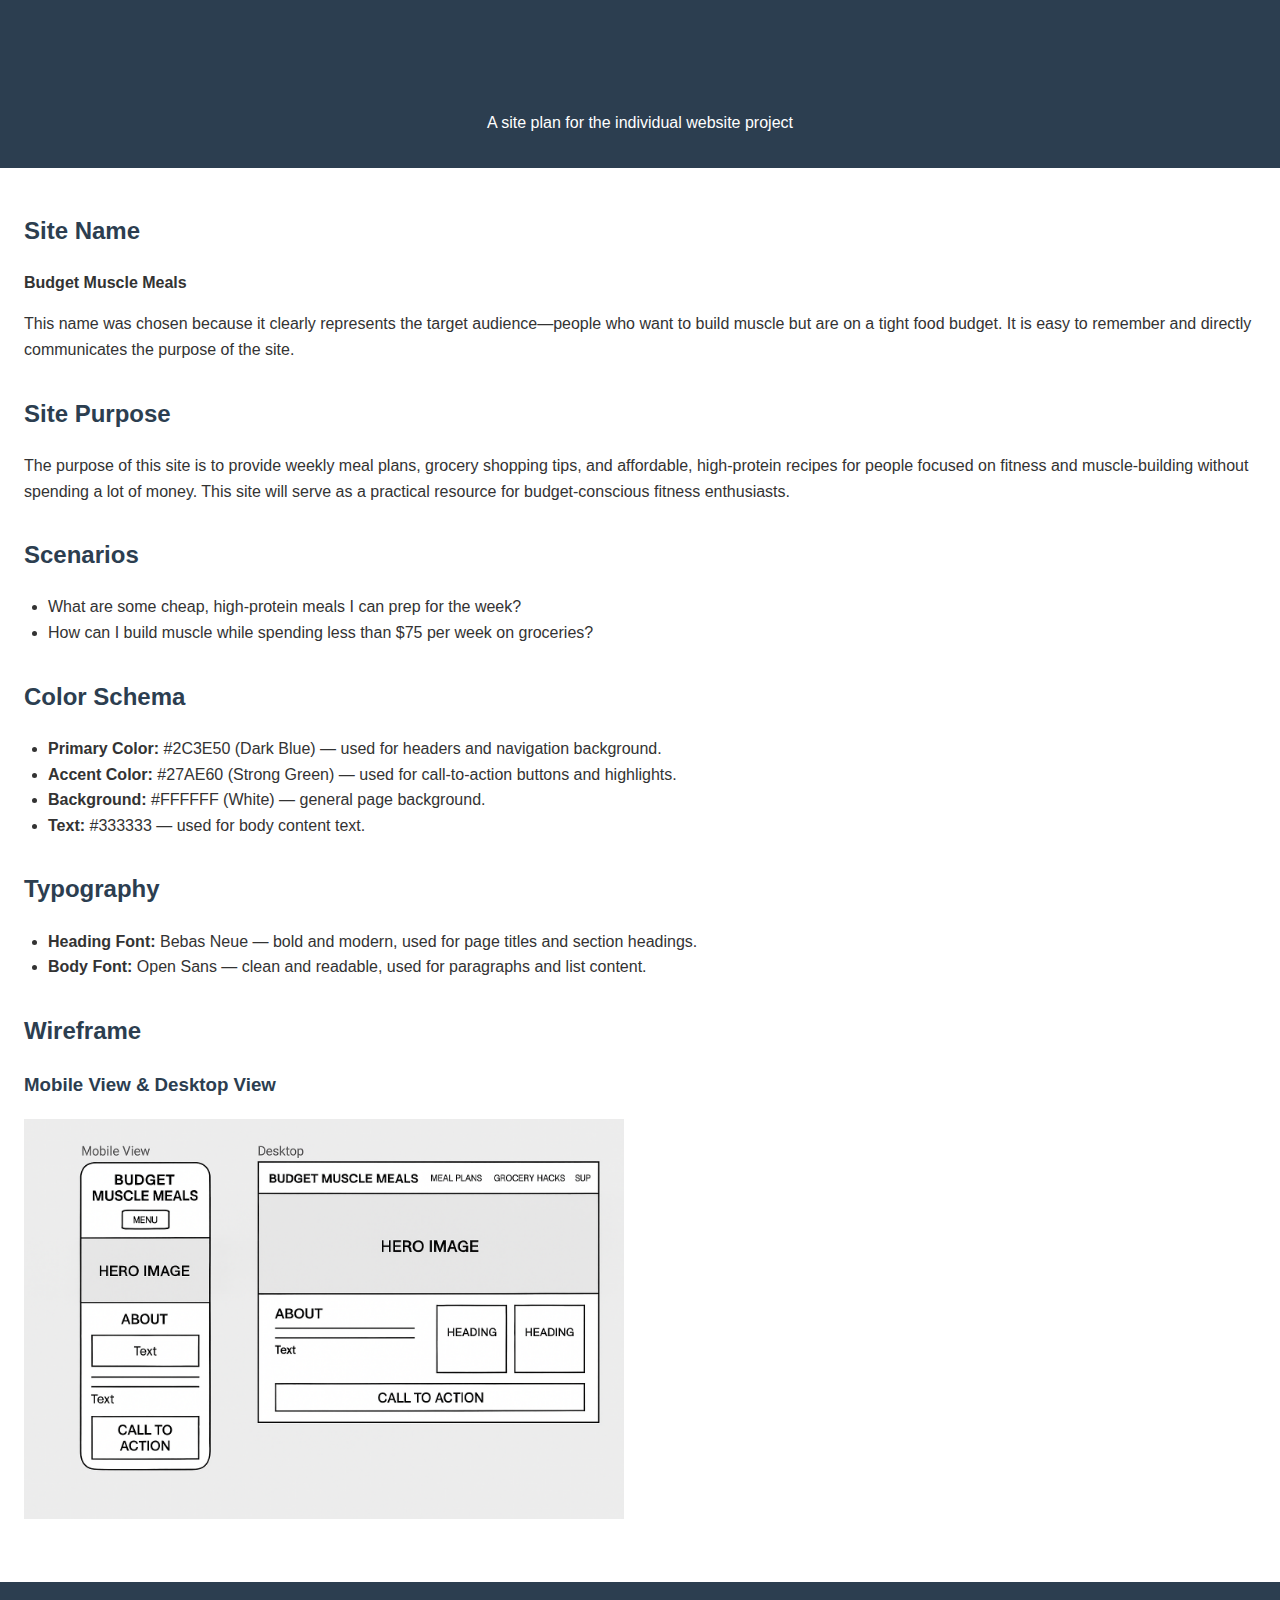
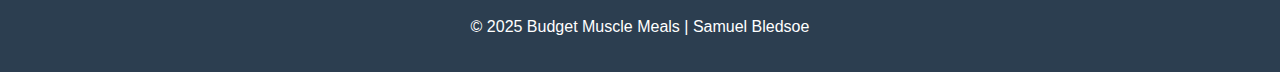
<file: finalproject/siteplan.html>
<!DOCTYPE html>
<html lang="en">
<head>
  <meta charset="UTF-8" />
  <meta name="viewport" content="width=device-width, initial-scale=1.0"/>
  <meta name="description" content="Site plan for Budget Muscle Meals project">
  <title>Budget Muscle Meals | Site Plan</title>
  <link rel="stylesheet" href="styles/siteplan.css">
</head>
<body>
  <header>
    <h1>Budget Muscle Meals</h1>
    <p>A site plan for the individual website project</p>
  </header>

  <main>
    <section>
      <h2>Site Name</h2>
      <p><strong>Budget Muscle Meals</strong></p>
      <p>This name was chosen because it clearly represents the target audience—people who want to build muscle but are on a tight food budget. It is easy to remember and directly communicates the purpose of the site.</p>
    </section>

    <section>
      <h2>Site Purpose</h2>
      <p>The purpose of this site is to provide weekly meal plans, grocery shopping tips, and affordable, high-protein recipes for people focused on fitness and muscle-building without spending a lot of money. This site will serve as a practical resource for budget-conscious fitness enthusiasts.</p>
    </section>

    <section>
      <h2>Scenarios</h2>
      <ul>
        <li>What are some cheap, high-protein meals I can prep for the week?</li>
        <li>How can I build muscle while spending less than $75 per week on groceries?</li>
      </ul>
    </section>

    <section>
      <h2>Color Schema</h2>
      <ul>
        <li><strong>Primary Color:</strong> #2C3E50 (Dark Blue) — used for headers and navigation background.</li>
        <li><strong>Accent Color:</strong> #27AE60 (Strong Green) — used for call-to-action buttons and highlights.</li>
        <li><strong>Background:</strong> #FFFFFF (White) — general page background.</li>
        <li><strong>Text:</strong> #333333 — used for body content text.</li>
      </ul>
    </section>

    <section>
      <h2>Typography</h2>
      <ul>
        <li><strong>Heading Font:</strong> Bebas Neue — bold and modern, used for page titles and section headings.</li>
        <li><strong>Body Font:</strong> Open Sans — clean and readable, used for paragraphs and list content.</li>
      </ul>
    </section>

    <section>
      <h2>Wireframe</h2>
      <h3>Mobile View & Desktop View</h3>
      <img src="images/wireframe.png" alt="Mobile wireframe of homepage" width="600"/>
    </section>
  </main>

  <footer>
    <p>&copy; 2025 Budget Muscle Meals | Samuel Bledsoe</p>
  </footer>
</body>
</html>
</file>
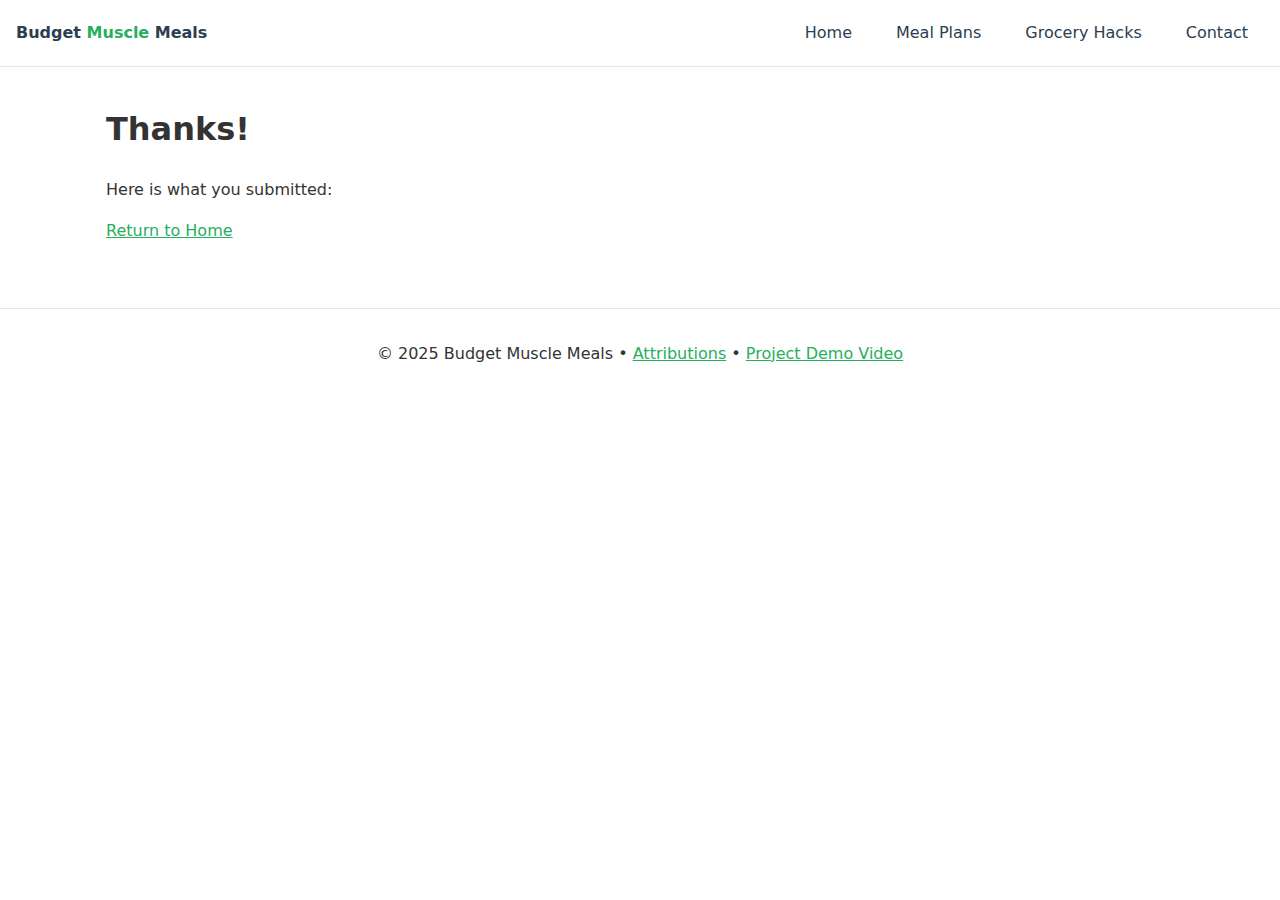
<file: finalproject/thanks.html>
<!DOCTYPE html>
<html lang="en">
<head>
  <title>Thanks | Budget Muscle Meals</title>
  <meta name="description" content="Form submission results for Budget Muscle Meals.">
  <meta charset="UTF-8">
  <meta name="viewport" content="width=device-width, initial-scale=1">
  <meta name="author" content="Samuel Bledsoe">
  <link rel="icon" href="images/favicon.svg" type="image/svg+xml">
  <meta property="og:type" content="website">
  <meta property="og:image" content="images/og.png">
  <meta property="og:site_name" content="Budget Muscle Meals">
  <link rel="preload" href="styles/css.css" as="style">
  <link rel="stylesheet" href="styles/css.css">
</head>
<body>
<header class="site-header">
  <a class="brand" href="index.html">Budget <span>Muscle</span> Meals</a>
  <button id="nav-toggle" aria-label="Menu" aria-expanded="false" aria-controls="site-nav">☰</button>
  <nav id="site-nav" class="nav" hidden>
    <a href="index.html">Home</a>
    <a href="meals.html">Meal Plans</a>
    <a href="hacks.html">Grocery Hacks</a>
    <a href="contact.html">Contact</a>
  </nav>
</header>

<main>
  <h1>Thanks!</h1>
  <p>Here is what you submitted:</p>
  <dl id="results"></dl>
  <p><a href="index.html">Return to Home</a></p>
</main>

<footer class="site-footer">
  <p>&copy; 2025 Budget Muscle Meals • <a href="attributions.html">Attributions</a> • <a href="#" id="video-link">Project Demo Video</a></p>
</footer>

<script type="module" src="scripts/main.js"></script>

<script type="module">
  const dl = document.getElementById('results');
  const params = new URLSearchParams(window.location.search);
  for (const [key, value] of params.entries()) {
    const dt = document.createElement('dt'); dt.textContent = key;
    const dd = document.createElement('dd'); dd.textContent = value;
    dl.append(dt, dd);
  }
</script>
</body>
</html>
</file>
<file: styles/small.css>
body {
  font-family: 'Open Sans', sans-serif;
  margin: 0;
  padding: 0;
}

header {
  display: flex;
  justify-content: space-between;
  align-items: center;
  background-color: #003366;
  color: white;
  padding: 1rem;
}

.branding {
  display: flex;
  align-items: center;
  gap: 1rem;
}

.branding img {
  height: 50px;
}

.site-name {
  font-size: 1.5rem;
  font-weight: bold;
}


#menuBtn {
  font-size: 1.5rem;
  background: white;
  border: none;
  border-radius: 4px;
  cursor: pointer;
}

nav {
  display: none;
  background-color: #222;
}

nav.open {
  display: block;
}

nav ul {
  list-style: none;
  padding: 0;
  margin: 0;
}

nav ul li a {
  display: block;
  padding: 1rem;
  color: white;
  text-decoration: none;
  border-top: 1px solid #444;
}

main {
  padding: 1rem;
}

h1 {
  margin-bottom: 1rem;
}

.photo h2 {
  text-align: center;
}

.photo img {
  display: block;
  margin: 0 auto;
}

h2 {
    text-align: center;
}


.intro-grid {
  display: flex;
  flex-direction: column;
  gap: 1rem;
}

.about,
.photo {
  background: #eee;
  padding: 1rem;
}

.photo img {
  max-width: 100%;
  display: block;
  margin: auto;
}

.buttons {
  display: flex;
  justify-content: space-between;
  gap: 1rem;
  margin-bottom: 1.5rem;
}

.buttons button {
  flex: 1;
  padding: 1rem;
  background-color: #003366;
  color: white;
  border: none;
  border-radius: 5px;
  font-size: 1rem;
  cursor: pointer;
  transition: background-color 0.3s ease;
}

.buttons button:hover {
  background-color: #0059b3;
}


#course-cards {
  display: flex;
  flex-direction: column;
  gap: 0.5rem;
  margin-bottom: 1rem;
}

.course {
  padding: 0.75rem;
  background: #f0f0f0;
  border-radius: 5px;
  text-align: center;
}

.course.completed {
  background: #c4f4c4;
  font-weight: bold;
}

.course.completed h3::after {
  content: " ✓";
  color: green;
  font-weight: bold;
  margin-left: 0.5rem;
}


.credits {
  text-align: center;
  font-size: 0.95rem;
  margin-bottom: 2rem;
}

.course .checkmark {
  color: green;
  font-weight: bold;
  margin-left: 0.5rem;
}


.socials {
  display: flex;
  justify-content: center;
  gap: 2rem;
  margin: 2rem 0 1rem;
}

.socials img {
  width: 48px;
  height: 48px;
  transition: transform 0.3s ease;
}

.socials img:hover {
  transform: scale(1.1);
}


footer {
  background-color: #003366;
  color: white;
  text-align: center;
  padding: 1rem;
}

footer .socials img {
  width: 32px;
  margin: 0 0.5rem;
}
</file>
<file: styles/large.css>
@media (min-width: 640px) {
  #menuBtn {
    display: none;
  }

  nav {
    display: block !important;
  }

  nav ul {
    display: flex;
    justify-content: center;
    background: #222;
  }

  nav ul li a {
    border: none;
    padding: 1rem 2rem;
  }

  .intro-grid {
    display: grid;
    grid-template-columns: 2fr 1fr;
    gap: 1rem;
  }

  #course-cards {
    flex-direction: row;
    flex-wrap: wrap;
    justify-content: center;
  }

  .course {
    flex: 1 1 200px;
    max-width: 200px;
  }

  footer .socials {
    margin-bottom: 0.5rem;
  }
}
</file>
<file: chamber/styles/styles.css>
/* Responsive Layout */
@media (max-width: 768px) {
  .hero-text {
    font-size: 1.2rem;
    padding: 1rem;
  }

  nav ul {
    flex-direction: column;
    gap: 0.5rem;
  }

  .spotlight-grid,
  #directory.grid-view {
    grid-template-columns: 1fr;
  }
}

/* =============================
   Desktop Styles
============================= */
#menuBtn {
  display: none;
  background: none;
  border: none;
  color: white;
  font-size: 2rem;
  position: absolute;
  top: 1.2rem;
  right: 1.5rem;
  cursor: pointer;
  z-index: 1000;
}

#navMenu ul {
  display: flex;
  flex-direction: row;
  list-style: none;
  padding: 0;
  margin: 0;
  gap: 1rem;
  justify-content: center;
}

/* =============================
   Mobile Styles
============================= */
@media (max-width: 768px) {
  body.menu-open main {
    margin-top: 50px; /* adjust as needed */
  }
  
  header {
    padding: 2.5rem 1rem;
    min-height: 120px;
    position: relative;
  }

  #menuBtn {
    display: block;
    top: 1rem;
    right: 1rem;
  }

  #navMenu ul {
    display: none;
    flex-direction: column;
    background-color: #004466;
    padding: 1rem;
    position: absolute;
    top: 100%;
    right: 0;
    width: 100%;
    z-index: 999;
  }

  #navMenu.open ul {
    display: flex;
  }

  #navMenu ul li {
    margin: 0.5rem 0;
    text-align: center;
  }

  #navMenu ul li a {
    color: white;
    font-weight: bold;
    text-decoration: none;
    display: inline-block;  /* ✅ Fix full-width link issue */
    width: auto;            /* override full width if needed */
    margin: 0 auto;
    padding: 0.5rem 1rem;
  }

  #navMenu ul li a:hover {
    background-color: rgba(255, 255, 255, 0.2);
    border-radius: 4px;
  }
}


/* Base Styles */
body {
  font-family: Arial, sans-serif;
  margin: 0;
  padding: 0;
  background-color: #f9f9f9;
  color: #333;
}


header, footer {
  background-color: #004466;
  color: white;
  padding: 1rem;
  text-align: center;
}

nav ul {
  list-style: none;
  padding: 0;
  margin: 1rem 0 0;
  display: flex;
  justify-content: center;
  flex-wrap: wrap;
  gap: 1rem;
}

nav li {
  margin: 0;
  display: inline-block; /* or remove block display if present */
}


nav a {
  color: white;
  text-decoration: none;
  font-weight: bold;
  padding: 0.5rem 1rem;
  transition: background-color 0.3s ease;
}

nav a.active {
  border-bottom: 2px solid #ffdd57;
  display: inline-block;      /* 👈 prevents full width */
  padding-bottom: 0.2rem;
}



nav a:hover,
nav a:focus {
  background-color: rgba(255, 255, 255, 0.2);
  border-radius: 4px;
}

header h1 {
  margin: 0;
  font-size: 2rem;
}

main {
  padding: 2rem;
  max-width: 1200px;
  margin: 0 auto;
}

h1, h2 {
  text-align: center;
}

h2 {
  font-size: 1.75rem;
  color: #004466;
  margin: 2rem auto 1rem;
  text-align: center;
  width: 100%;
  position: relative;
}

h2::after {
  content: "";
  display: block;
  width: 180px;
  height: 2px;
  background-color: #004466;
  margin: 0.5rem auto 0;
}

/* Hero Section */
.hero {
  position: relative;
  width: 100%;
  height: 400px;
  overflow: hidden;
}

.hero img {
  width: 100%;
  height: 100%;
  object-fit: cover;
  display: block;
}

.hero-text {
  position: absolute;
  top: 50%;
  left: 50%;
  transform: translate(-50%, -50%);
  background-color: rgba(111, 129, 172, 0.7);
  color: white;
  padding: 2rem;
  text-align: center;
  border-radius: 12px;
  max-width: 90%;
  box-shadow: 0 4px 20px rgba(255, 255, 255, 0.4);
  font-family: 'Open Sans', sans-serif;
}

.hero-text h2 {
  color: #f9f9f9;
  font-size: 2rem;
  margin-bottom: 1rem;
}

.hero-text a {
  display: inline-block;
  background-color: #ffdd57;
  color: #072534;
  padding: 0.75rem 1.5rem;
  text-decoration: none;
  font-weight: bold;
  border-radius: 6px;
  transition: background-color 0.3s ease, transform 0.2s ease;
}

.hero-text a:hover {
  background-color: #ffc107;
  transform: scale(1.05);
}

.events {
  text-align: center;
  margin: 3rem auto;
  max-width: 600px;
  padding: 1rem;
}

.events ul {
  list-style: none;
  padding: 0;
  margin: 0;
}

.events li {
  margin-bottom: 0.75rem;
  font-size: 1.1rem;
  display: flex;
  align-items: center;
  justify-content: center;
  gap: 0.5rem;
}



/* Weather Section */
.weather {
  background-color: #e8f4ff;
  padding: 1rem;
  margin: 2rem 0;
  border-left: 5px solid #004466;
  border-radius: 4px;
  max-width: 600px;
  margin-left: auto;
  margin-right: auto;
  font-size: 1.1rem;
  text-align: center;
}

.weather div {
  margin-top: 0.5rem;
}

/* Spotlights & Directory */
.spotlight-grid,
#directory.grid-view {
  display: grid;
  grid-template-columns: repeat(auto-fit, minmax(280px, 1fr));
  gap: 2rem;
  padding: 1rem;
}

.spotlight,
.member-card {
  background-color: white;
  border: 1px solid #ddd;
  border-radius: 8px;
  padding: 1rem;
  box-shadow: 0 2px 6px rgba(0, 0, 0, 0.05);
  text-align: center;
}

.spotlight img,
.member-card img {
  width: 100%;
  height: 180px;
  object-fit: cover;
  border-radius: 6px;
  margin-bottom: 1rem;
}

.spotlight h3,
.member-card h3 {
  margin: 0.5rem 0;
  font-size: 1.25rem;
}

.spotlight a,
.member-card a {
  color: #004466;
  text-decoration: underline;
}

.spotlight p,
.member-card p {
  margin: 0.3rem 0;
}

/* Toggle Buttons */
.view-toggle {
  text-align: center;
  margin-bottom: 1.5rem;
}

.view-toggle button {
  margin: 0 0.5rem;
  padding: 0.5rem 1rem;
  font-size: 1rem;
  cursor: pointer;
  border: none;
  background-color: #004466;
  color: white;
  border-radius: 4px;
}

.view-toggle button:hover {
  background-color: #006699;
}

.member-card {
  background-color: white;
  border: 1px solid #ddd;
  border-radius: 8px;
  padding: 1rem;
  text-align: center;
  box-shadow: 0 2px 6px rgba(0, 0, 0, 0.05);
  transition: transform 0.2s;
  margin-bottom: 1.5rem;
}

.member-card img {
  width: 100%;
  height: 180px;
  object-fit: cover;
  border-radius: 6px;
  margin-bottom: 1rem;
}

.member-card a {
  color: #004466;
  text-decoration: underline;
  display: block;
  margin-top: 0.5rem;
}

/* Form Layout */
.form-layout {
  display: flex;
  flex-direction: column;
  gap: 2rem;
  padding: 2rem;
}

form {
  flex: 1;
  display: flex;
  flex-direction: column;
  gap: 1rem;
  max-width: 600px;
}

label {
  display: flex;
  flex-direction: column;
  font-weight: bold;
}

input, textarea, select {
  padding: 0.5rem;
  font-size: 1rem;
  border: 1px solid #ccc;
  border-radius: 4px;
}

/* Membership Cards */
.memberships {
  display: grid;
  gap: 1rem;
  grid-template-columns: repeat(auto-fit, minmax(220px, 1fr));
}

.card {
  background-color: #f0f8ff;
  padding: 1rem;
  border-radius: 8px;
  text-align: center;
  box-shadow: 0 0 8px rgba(0,0,0,0.1);
  opacity: 0;
  transform: translateY(30px);
  animation: fadeInUp 0.8s ease-out forwards;
}

.card:nth-child(1) {
  animation-delay: 0.1s;
}
.card:nth-child(2) {
  animation-delay: 0.3s;
}
.card:nth-child(3) {
  animation-delay: 0.5s;
}
.card:nth-child(4) {
  animation-delay: 0.7s;
}

@keyframes fadeInUp {
  to {
    opacity: 1;
    transform: translateY(0);
  }
}


/* Animation */
@keyframes fadeInUp {
  0% {
    opacity: 0;
    transform: translateY(30px);
  }
  100% {
    opacity: 1;
    transform: translateY(0);
  }
}

/* Modal Styles */
.modal {
  display: none;
  position: fixed;
  z-index: 100;
  left: 0; top: 0;
  width: 100%; height: 100%;
  background: rgba(0,0,0,0.5);
}

.modal-content {
  background: #fff;
  padding: 2rem;
  margin: 10% auto;
  width: 90%;
  max-width: 500px;
  border-radius: 8px;
  position: relative;
}

.close {
  position: absolute;
  right: 1rem;
  top: 1rem;
  font-size: 1.5rem;
  cursor: pointer;
}

@media (max-width: 768px) {
  main.push-down {
    margin-top: 200px; /* Adjust based on your nav height */
  }
}
</file>
<file: finalproject/styles/css.css>
:root {
    --primary: #2C3E50;
    --accent: #27AE60;
    --text: #333;
    --bg: #fff;
}

* {
    box-sizing: border-box;
}

html,
body {
    margin: 0;
    padding: 0;
    background: var(--bg);
    color: var(--text);
    font-family: system-ui, -apple-system, Segoe UI, Roboto, Arial, sans-serif;
    line-height: 1.6;
}

a {
    color: var(--accent);
}

/* Header & Nav */
.site-header {
    display: flex;
    align-items: center;
    justify-content: space-between;
    padding: 0.75rem 1rem;
    border-bottom: 1px solid #e5e7eb;
    background: #fff;
    position: sticky;
    top: 0;
    z-index: 10;
}

.brand {
    font-weight: 800;
    color: var(--primary);
    text-decoration: none;
}

.brand span {
    color: var(--accent);
}

#nav-toggle {
    font-size: 1.4rem;
    background: none;
    border: 1px solid #cbd5e1;
    border-radius: .5rem;
    padding: .25rem .5rem;
}

.nav a {
    display: block;
    padding: .5rem 1rem;
    text-decoration: none;
    color: var(--primary);
}

.nav.open {
    display: block;
}

@media (min-width: 700px) {
    #nav-toggle {
        display: none;
    }

    .nav {
        display: flex !important;
        gap: .75rem;
    }
}

/* Main layout */
main {
    padding: 1rem;
    max-width: 1100px;
    margin: 0 auto;
}

/* Hero section */
.hero {
    display: grid;
    gap: 1rem;
    align-items: center;
}

.hero img {
    width: 100%;
    max-width: 560px;
    border-radius: 12px;
    box-shadow: 0 6px 24px rgba(0, 0, 0, .08);
}

.hero .cta {
    display: inline-block;
    background: var(--accent);
    color: #fff;
    padding: .75rem 1rem;
    border-radius: .75rem;
    text-decoration: none;
    font-weight: 700;
}

/* Cards & grids */
.grid {
    display: grid;
    grid-template-columns: repeat(auto-fit, minmax(220px, 1fr));
    gap: 1rem;
}

.card {
    border: 1px solid #e5e7eb;
    border-radius: 12px;
    overflow: hidden;
    background: #fff;
}

.card img {
    width: 100%;
    height: auto;
    display: block;
}

.card .p {
    padding: 0 1rem 1rem;
}

/* Controls */
.controls {
    display: flex;
    flex-wrap: wrap;
    gap: 1rem;
    align-items: center;
}

.controls label {
    display: flex;
    gap: .5rem;
    align-items: center;
}

/* Form elements */
input,
select,
textarea,
button {
    padding: .5rem;
    border: 1px solid #cbd5e1;
    border-radius: .5rem;
    font: inherit;
}

button {
    cursor: pointer;
    background: var(--primary);
    color: #fff;
}

button[type="submit"] {
    background: var(--accent);
}

/* Footer */
.site-footer {
    padding: 1rem;
    border-top: 1px solid #e5e7eb;
    text-align: center;
    background: #fff;
    margin-top: 2rem;
}

/* Modal */
#modal[hidden] {
    display: none;
}

#modal {
    position: fixed;
    inset: 0;
    background: rgba(0, 0, 0, .5);
    display: flex;
    align-items: center;
    justify-content: center;
    padding: 1rem;
}

.modal-content {
    background: #fff;
    max-width: 800px;
    width: 100%;
    border-radius: 12px;
    padding: 1rem;
    position: relative;
}

#modal-close {
    position: absolute;
    top: .5rem;
    right: .5rem;
    background: #ef4444;
    border: none;
}

/* List view toggle */
.list .card {
    display: flex;
    gap: 1rem;
    align-items: center;
}

.list .card img {
    max-width: 220px;
}


/* Force single column when in list view */
.grid.list {
    grid-template-columns: 1fr;
}

/* Make each card a horizontal row */
.list .card {
    display: flex;
    gap: 1rem;
    align-items: flex-start;
}

.list .card img {
    max-width: 220px;
    height: auto;
}

/* Make the dialog content scroll within the viewport */
#modal {
    padding: 1rem;
}

.modal-content {
    max-height: 90vh;       /* fit within the viewport */
    overflow: auto;         /* scroll inside the dialog */
}

/* Keep the close button visible while scrolling */
#modal-close {
    position: sticky;       /* was absolute */
    top: 0;
    margin-left: auto;
    display: inline-block;
    z-index: 1;
}

/* Tighter spacing for mobile so overlay is clickable around the card */
@media (max-width: 540px) {
    .modal-content {
        width: 100%;
        max-width: 100%;
        border-radius: 10px;
    }
}

/* CONTACT FORM CLEANUP */
#contact-form {
  display: grid;
  gap: 1rem 1.25rem;
  max-width: 900px;
}

#contact-form label {
  display: block;                 /* put label above control */
  font-weight: 700;
  margin-bottom: .25rem;
}

#contact-form input[type="text"],
#contact-form input[type="email"],
#contact-form select,
#contact-form textarea {
  width: 100%;
  padding: .65rem .8rem;
  border: 1px solid #cbd5e1;
  border-radius: .5rem;
  font: inherit;
}

/* Make top three controls appear side‑by‑side on larger screens */
@media (min-width: 800px) {
  /* Name + Email + Calorie target are the first 3 controls after the <h1> */
  #contact-form > label[for="name"],      /* label */
  #contact-form > input#name,             /* input */
  #contact-form > label[for="email"],
  #contact-form > input#email,
  #contact-form > label[for="calorie"],
  #contact-form > select#calorie {
    grid-column: span 1;
  }

  #contact-form {
    grid-template-columns: 1fr 1fr 1fr;   /* 3 columns */
    align-items: end;
  }

  /* Make the fieldset, message, and button span all columns */
  #contact-form fieldset,
  #contact-form label[for="message"],
  #contact-form textarea#message,
  #contact-form button[type="submit"] {
    grid-column: 1 / -1;
  }
}

/* Fieldset styling */
#contact-form fieldset {
  border: 1px solid #cbd5e1;
  border-radius: .5rem;
  padding: .75rem 1rem;
}

#contact-form legend {
  padding: 0 .4rem;
  font-weight: 700;
}

/* Button placement + look */
#contact-form button[type="submit"] {
  justify-self: start;
  background: var(--accent);
  color: #fff;
  border: none;
  padding: .6rem 1rem;
  border-radius: .6rem;
}

/* Contact form layout */
#contact-form {
  display: grid;
  gap: 1rem 1.25rem;
  max-width: 900px;
}

#contact-form .field label {
  display: block;
  font-weight: 700;
  margin-bottom: .35rem;
}

#contact-form input,
#contact-form select,
#contact-form textarea {
  width: 100%;
  padding: .65rem .8rem;
  border: 1px solid #cbd5e1;
  border-radius: .5rem;
  font: inherit;
}

/* Top row: Name | Email | Calorie (small) */
#contact-form .row {
  display: grid;
  gap: 1rem;
}

/* Desktop layout */
@media (min-width: 900px) {
  #contact-form .row {
    grid-template-columns: 1fr 1fr 220px; /* Name (1fr) | Email (1fr) | Calorie (220px) */
    align-items: end;
  }
}

/* Fieldset styles */
#contact-form fieldset {
  border: 1px solid #cbd5e1;
  border-radius: .5rem;
  padding: .75rem 1rem;
}
#contact-form legend {
  padding: 0 .4rem;
  font-weight: 700;
}

/* Checkbox grid inside fieldset */
#contact-form .prefs {
  display: grid;
  gap: .5rem 1.25rem;
}
@media (min-width: 600px) {
  #contact-form .prefs {
    grid-template-columns: repeat(2, minmax(180px, 1fr));
  }
}

/* Button placement */
#contact-form button[type="submit"] {
  background: var(--accent);
  color: #fff;
  border: none;
  padding: .6rem 1rem;
  border-radius: .6rem;
  width: max-content;
  justify-self: start;    /* left on mobile */
}
@media (min-width: 900px) {
  #contact-form button[type="submit"] {
    justify-self: end;    /* right on desktop */
  }
}

/* CONTACT FORM LAYOUT */
#contact-form {
  display: grid;
  gap: 1rem;
  max-width: fit-content;
}

#contact-form .row {
  display: grid;
  gap: 1rem;
}

@media (min-width: 700px) {
  #contact-form .row {
    grid-template-columns: 1fr 1fr;
  }
}

.field label {
  display: block;
  font-weight: 700;
  margin-bottom: 0.25rem;
}

.field input,
.field textarea {
  width: 100%;
  padding: 0.65rem 0.8rem;
  border: 1px solid #cbd5e1;
  border-radius: 0.5rem;
  font: inherit;
}

/* Preferences box just fits its contents */
#contact-form .prefs {
  display: inline-grid;
  gap: 0.5rem 1.5rem;
  grid-template-columns: 1fr 1fr;
  border: 1px solid #cbd5e1;
  border-radius: 0.5rem;
  padding: 0.75rem 1rem;
  width: fit-content;
}

#contact-form legend {
  font-weight: 700;
  padding: 0 0.4rem;
}

#contact-form button[type="submit"] {
  background: var(--accent);
  color: #fff;
  border: none;
  padding: 0.6rem 1rem;
  border-radius: 0.6rem;
  width: max-content;
}

#nav-toggle { 
  color: var(--primary); 
} /* ensures the SVG lines are visible */

/* Wayfinding – highlight current page link */
.nav a[aria-current="page"] {
  background: var(--accent);
  color: #fff !important;
  border-radius: .5rem;
  font-weight: 700;
}
</file>
<file: chamber/css/styles.css>
/* Base Styles */
body {
  font-family: Arial, sans-serif;
  margin: 0;
  padding: 0;
  background-color: #f9f9f9;
  color: #333;
}

header, footer {
  background-color: #004466;
  color: white;
  padding: 1rem;
  text-align: center;
}

nav ul {
  list-style: none;
  padding: 0;
  margin: 1rem 0 0;
  display: flex;
  justify-content: center;
  flex-wrap: wrap;
}

nav li {
  margin: 0 1rem;
}

nav a {
  color: white;
  text-decoration: none;
  font-weight: bold;
}

main {
  padding: 2rem;
  max-width: 1200px;
  margin: 0 auto;
}

h2 {
  text-align: center;
  margin-bottom: 1rem;
}

/* Toggle Buttons */
.view-toggle {
  text-align: center;
  margin-bottom: 1.5rem;
}

.view-toggle button {
  margin: 0 0.5rem;
  padding: 0.5rem 1rem;
  font-size: 1rem;
  cursor: pointer;
}

/* Directory Layouts */
#directory {
  display: grid;
  gap: 1.5rem;
}

.grid-view {
  grid-template-columns: repeat(auto-fit, minmax(250px, 1fr));
}

.list-view {
  grid-template-columns: 1fr;
}

/* Member Card Styles */
.member-card {
  background-color: white;
  border: 1px solid #ccc;
  border-radius: 8px;
  padding: 1rem;
  text-align: center;
  box-shadow: 0 2px 8px rgba(0, 0, 0, 0.1);
}

.member-card img {
  max-width: 100%;
  height: auto;
  border-radius: 4px;
  margin-bottom: 1rem;
}

.member-card h3 {
  margin: 0.5rem 0;
}

.member-card a {
  display: inline-block;
  margin-top: 0.5rem;
  color: #004466;
  text-decoration: underline;
}

/* Fo*
</file>
<file: finalproject/styles/siteplan.css>
body {
  font-family: "Open Sans", sans-serif;
  margin: 0;
  padding: 0;
  background-color: #ffffff;
  color: #333333;
  line-height: 1.6;
}

header {
  background-color: #2C3E50;
  color: white;
  padding: 1rem;
  text-align: center;
}

main {
  padding: 1.5rem;
}

h1, h2, h3 {
  font-family: "Bebas Neue", sans-serif;
  color: #2C3E50;
}

section {
  margin-bottom: 2rem;
}

ul {
  padding-left: 1.5rem;
}

footer {
  text-align: center;
  padding: 1rem;
  background-color: #2C3E50;
  color: white;
}
</file>
